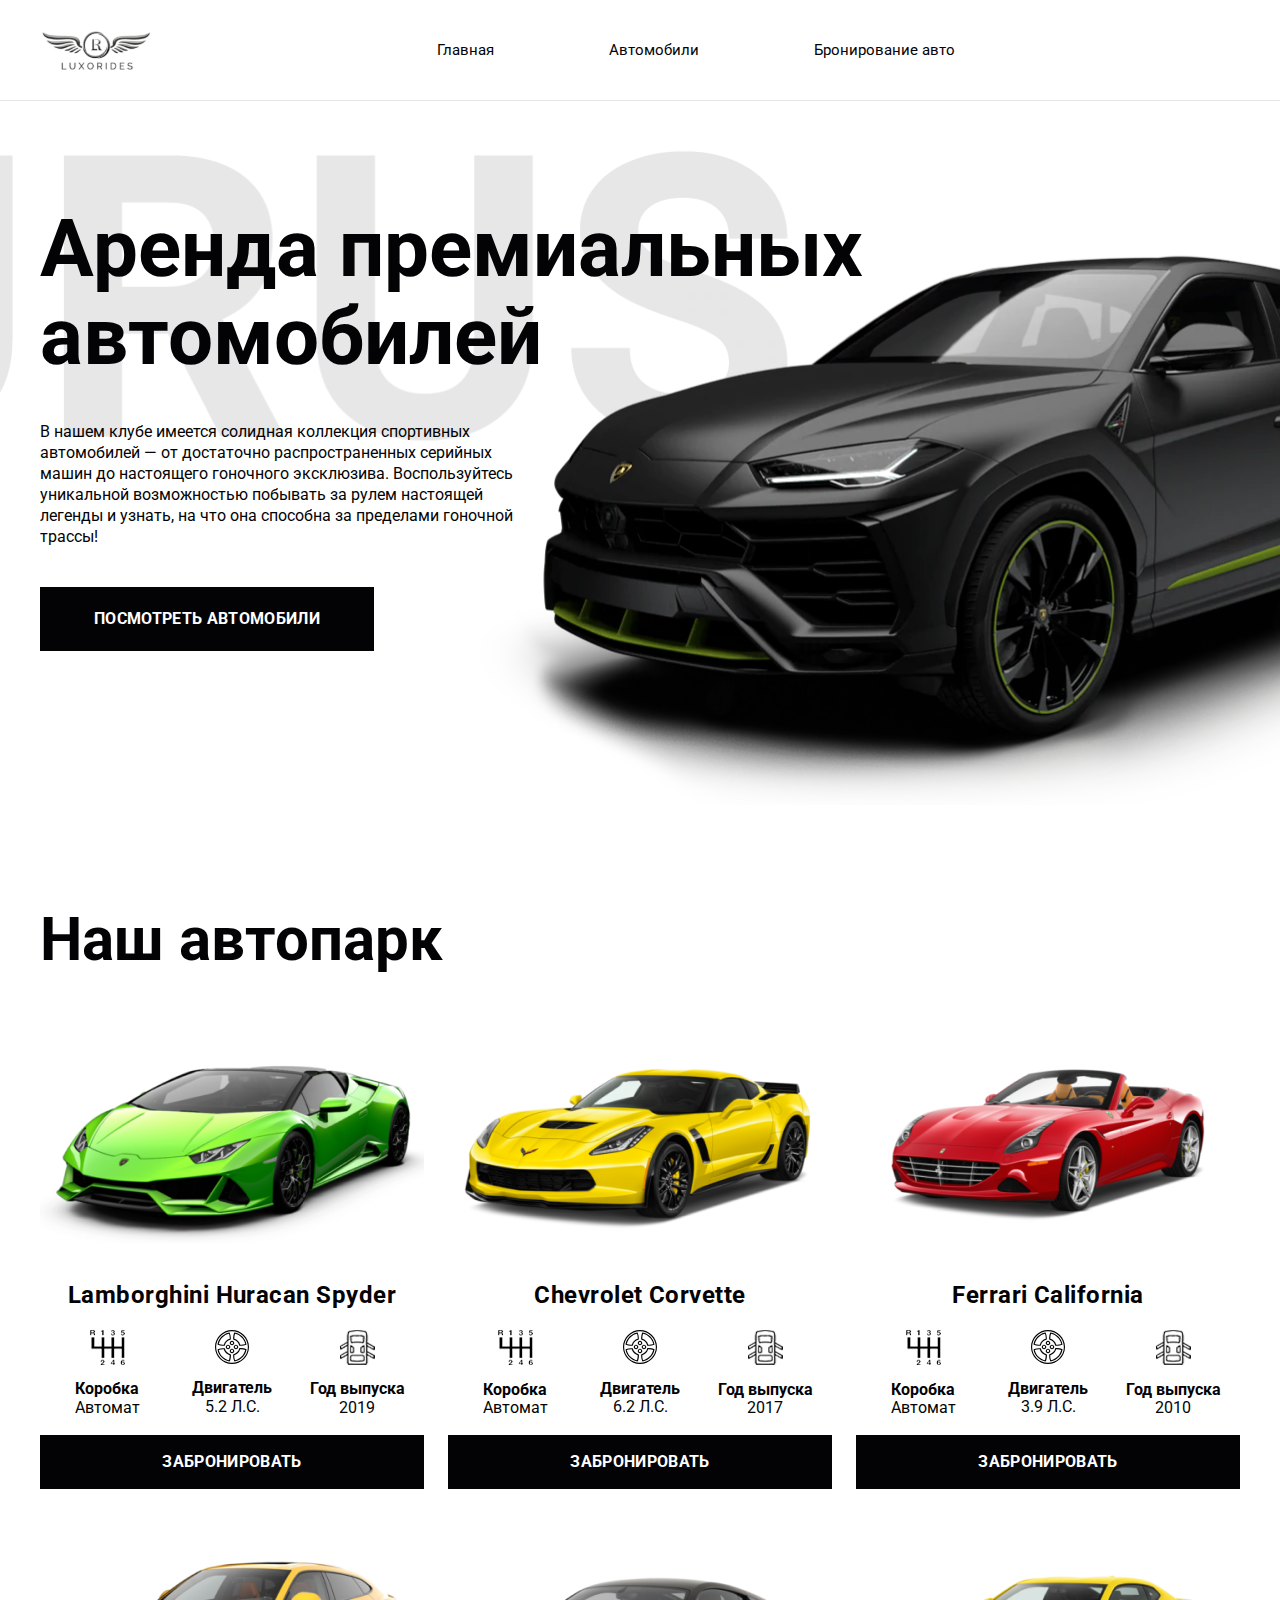
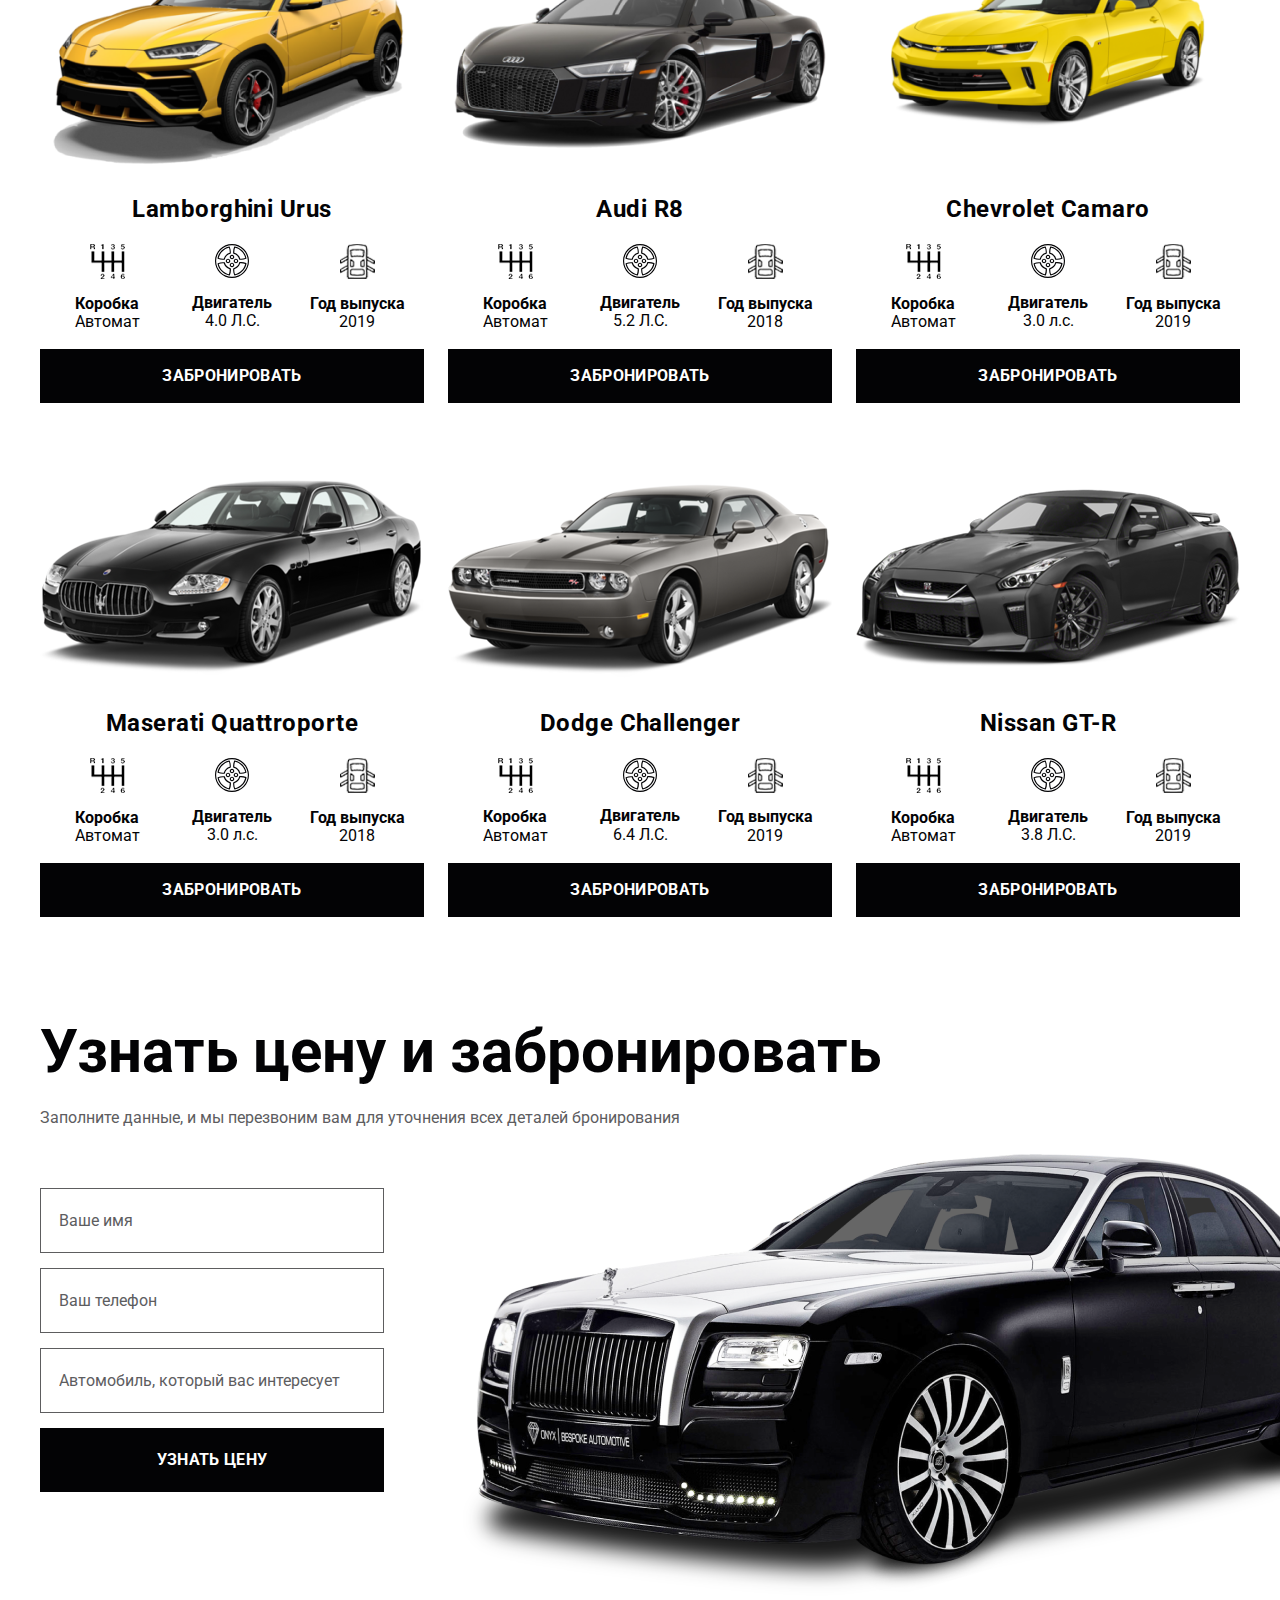
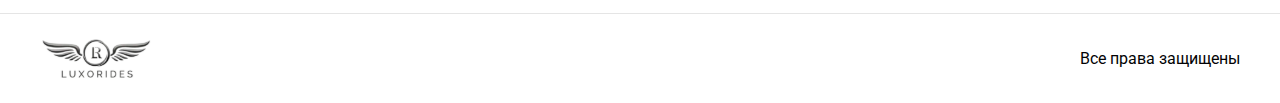
<file: index.html>
<!DOCTYPE html>
<html lang="ru">
<head>
    <meta charset="UTF-8">
    <meta http-equiv="X-UA-Compatible" content="IE=edge">
    <meta name="viewport" content="width=device-width, initial-scale=1.0">
    <title>Аренда премиальных автомобилей</title>
    <link rel="preconnect" href="https://fonts.googleapis.com">
<link rel="preconnect" href="https://fonts.gstatic.com" crossorigin>
<link href="https://fonts.googleapis.com/css2?family=Roboto:wght@400;700&display=swap" rel="stylesheet">
    <link rel="stylesheet" href="css/normolize.css" />
    <link rel="stylesheet" href="css/style.css" />
</head>
<body>
    <header class="header">
        <div class="container">
            <div class="logo">
                <img src="./img/logo.svg" alt="logo">
            </div>
            <nav class="menu">
                <ul>
                    <li class="menu-item">
                        <a href="#" class="menu-link">Главная</a>
                    </li>
                    <li class="menu-item">
                        <a href="#cars" class="menu-link">Автомобили</a>
                    </li>
                    <li class="menu-item">
                        <a href="#price" class="menu-link">Бронирование авто</a>
                    </li>
                </ul>
            </nav>
        </div>
    </header>


    <section class="main">
        <div class="container">
            <h1 class="main-title">
                Аренда премиальных автомобилей
            </h1>
            <div class="main-text">
                В нашем клубе имеется солидная коллекция спортивных автомобилей — от достаточно распространенных серийных машин до настоящего гоночного эксклюзива. Воспользуйтесь уникальной возможностью побывать за рулем настоящей легенды и узнать, на что она способна за пределами гоночной трассы!
            </div>
            <div class="main-action">
                <button class="button" id="main-action">Посмотреть автомобили</button>
            </div>
        </div>
    </section>

    <section class="car" id="cars">
        <div class="container">
            <h2 class="sub-title">Наш автопарк</h2>
            <div class="car-items">
                <div class="car-item">
                    <div class="car-item-image">
                        <img src="./img/1.png" alt="car">
                    </div>
                    <div class="car-item-title">
                        Lamborghini Huracan Spyder
                    </div>
                    <div class="car-item-info">
                        <div class="car-item-point">
                            <img src="./img/transmission.png" alt="gear">
                            <div>Коробка</div>
                            <div>Автомат</div>
                        </div>
                        <div class="car-item-point">
                            <img src="./img/Group.svg" alt="gear">
                            <div>Двигатель</div>
                            <div>5.2 Л.С.</div>
                        </div>
                        <div class="car-item-point">
                            <img src="./img/year.png" alt="gear">
                            <div>Год выпуска</div>
                            <div>2019</div>
                        </div>
                    </div>
                    <div class="car-item-action">
                        <a class="button car-button" href="./links/LHS.html">ЗАбронировать</a>
                    </div>
                    
                </div>
                <div class="car-item">
                    <div class="car-item-image">
                        <img src="./img/2.png" alt="car">
                    </div>
                    <div class="car-item-title">
                        Chevrolet Corvette
                    </div>
                    <div class="car-item-info">
                        <div class="car-item-point">
                            <img src="./img/transmission.png" alt="gear">
                            <div>Коробка</div>
                            <div>Автомат</div>
                        </div>
                        <div class="car-item-point">
                            <img src="./img/Group.svg" alt="gear">
                            <div>Двигатель</div>
                            <div>6.2 Л.С.</div>
                        </div>
                        <div class="car-item-point">
                            <img src="./img/year.png" alt="gear">
                            <div>Год выпуска</div>
                            <div>2017</div>
                        </div>
                    </div>
                    <div class="car-item-action">
                        <a class="button car-button" href="./links/CC.html">ЗАбронировать</a>
                    </div>
                    
                </div>
                <div class="car-item">
                    <div class="car-item-image">
                        <img src="./img/3.png" alt="car">
                    </div>
                    <div class="car-item-title">
                        Ferrari California
                    </div>
                    <div class="car-item-info">
                        <div class="car-item-point">
                            <img src="./img/transmission.png" alt="gear">
                            <div>Коробка</div>
                            <div>Автомат</div>
                        </div>
                        <div class="car-item-point">
                            <img src="./img/Group.svg" alt="gear">
                            <div>Двигатель</div>
                            <div>3.9 Л.С.</div>
                        </div>
                        <div class="car-item-point">
                            <img src="./img/year.png" alt="gear">
                            <div>Год выпуска</div>
                            <div>2010</div>
                        </div>
                    </div>
                    <div class="car-item-action">
                        <a class="button  car-button" href="./links/FC.html">ЗАбронировать</a>
                    </div>
                    
                </div>
                <div class="car-item">
                    <div class="car-item-image">
                        <img src="./img/4.png" alt="car">
                    </div>
                    <div class="car-item-title">
                        Lamborghini Urus
                    </div>
                    <div class="car-item-info">
                        <div class="car-item-point">
                            <img src="./img/transmission.png" alt="gear">
                            <div>Коробка</div>
                            <div>Автомат</div>
                        </div>
                        <div class="car-item-point">
                            <img src="./img/Group.svg" alt="gear">
                            <div>Двигатель</div>
                            <div>4.0 Л.С.</div>
                        </div>
                        <div class="car-item-point">
                            <img src="./img/year.png" alt="gear">
                            <div>Год выпуска</div>
                            <div>2019</div>
                        </div>
                    </div>
                    <div class="car-item-action">
                        <a class="button  car-button" href="./links/LU.html">ЗАбронировать</a>
                    </div>
                    
                </div>
                <div class="car-item">
                    <div class="car-item-image">
                        <img src="./img/5.png" alt="car">
                    </div>
                    <div class="car-item-title">
                        Audi R8
                    </div>
                    <div class="car-item-info">
                        <div class="car-item-point">
                            <img src="./img/transmission.png" alt="gear">
                            <div>Коробка</div>
                            <div>Автомат</div>
                        </div>
                        <div class="car-item-point">
                            <img src="./img/Group.svg" alt="gear">
                            <div>Двигатель</div>
                            <div>5.2 Л.С.</div>
                        </div>
                        <div class="car-item-point">
                            <img src="./img/year.png" alt="gear">
                            <div>Год выпуска</div>
                            <div>2018</div>
                        </div>
                    </div>
                    <div class="car-item-action">
                        <a class="button  car-button" href="./links/AR8.html">ЗАбронировать</a>
                    </div>
                    
                </div>
                <div class="car-item">
                    <div class="car-item-image">
                        <img src="./img/6.png" alt="car">
                    </div>
                    <div class="car-item-title">
                        Chevrolet Camaro
                    </div>
                    <div class="car-item-info">
                        <div class="car-item-point">
                            <img src="./img/transmission.png" alt="gear">
                            <div>Коробка</div>
                            <div>Автомат</div>
                        </div>
                        <div class="car-item-point">
                            <img src="./img/Group.svg" alt="gear">
                            <div>Двигатель</div>
                            <div>3.0 л.с.</div>
                        </div>
                        <div class="car-item-point">
                            <img src="./img/year.png" alt="gear">
                            <div>Год выпуска</div>
                            <div>2019</div>
                        </div>
                    </div>
                    <div class="car-item-action">
                        <a class="button  car-button" href="./links/ChC.html">ЗАбронировать</a>
                    </div>
                    
                </div>
                <div class="car-item">
                    <div class="car-item-image">
                        <img src="./img/7.png" alt="car">
                    </div>
                    <div class="car-item-title">
                        Maserati Quattroporte 
                    </div>
                    <div class="car-item-info">
                        <div class="car-item-point">
                            <img src="./img/transmission.png" alt="gear">
                            <div>Коробка</div>
                            <div>Автомат</div>
                        </div>
                        <div class="car-item-point">
                            <img src="./img/Group.svg" alt="gear">
                            <div>Двигатель</div>
                            <div>3.0 л.с.</div>
                        </div>
                        <div class="car-item-point">
                            <img src="./img/year.png" alt="gear">
                            <div>Год выпуска</div>
                            <div>2018</div>
                        </div>
                    </div>
                    <div class="car-item-action">
                        <a class="button  car-button" href="./links/MQ.html">ЗАбронировать</a>
                    </div>
                    
                </div>
                <div class="car-item">
                    <div class="car-item-image">
                        <img src="./img/8.png" alt="car">
                    </div>
                    <div class="car-item-title">
                        Dodge Challenger 
                    </div>
                    <div class="car-item-info">
                        <div class="car-item-point">
                            <img src="./img/transmission.png" alt="gear">
                            <div>Коробка</div>
                            <div>Автомат</div>
                        </div>
                        <div class="car-item-point">
                            <img src="./img/Group.svg" alt="gear">
                            <div>Двигатель</div>
                            <div>6.4 Л.С.</div>
                        </div>
                        <div class="car-item-point">
                            <img src="./img/year.png" alt="gear">
                            <div>Год выпуска</div>
                            <div>2019</div>
                        </div>
                    </div>
                    <div class="car-item-action">
                        <a class="button  car-button" href="./links/DC.html">ЗАбронировать</a>
                    </div>
                    
                </div>
                <div class="car-item">
                    <div class="car-item-image">
                        <img src="./img/9.png" alt="car">
                    </div>
                    <div class="car-item-title">
                        Nissan GT-R 
                    </div>
                    <div class="car-item-info">
                        <div class="car-item-point">
                            <img src="./img/transmission.png" alt="gear">
                            <div>Коробка</div>
                            <div>Автомат</div>
                        </div>
                        <div class="car-item-point">
                            <img src="./img/Group.svg" alt="gear">
                            <div>Двигатель</div>
                            <div>3.8 Л.С.</div>
                        </div>
                        <div class="car-item-point">
                            <img src="./img/year.png" alt="gear">
                            <div>Год выпуска</div>
                            <div>2019</div>
                        </div>
                    </div>
                    <div class="car-item-action">
                        <a class="button  car-button" href="./links/NG.html">ЗАбронировать</a>
                    </div>
                    
                </div>
            </div>
        </div>
    </section>

    <section class="price" id="price">
        <div class="container">
            <h2 class="sub-title">
                Узнать цену и забронировать
            </h2>
            <div class="price-text">
                Заполните данные, и мы перезвоним вам для уточнения всех деталей бронирования
            </div>
            <form action="" class="price-form">
                <input type="text" class="price-input"  id="name" placeholder="Ваше имя">
                <input type="text" class="price-input"  id="phone" placeholder="Ваш телефон">
                <input type="text" class="price-input"  id="car" placeholder="Автомобиль, который вас интересует">
                <button class="button" id="price-button" type="button">
                    Узнать цену
                </button>
                <img class="price-img" src="./img/rolls.png" alt="rolls">
            </form>
        </div>
    </section>


    <footer class="footer">
        <div class="container">
            <div class="logo">
                <img src="./img/logo.svg" alt="logo">
            </div>
            <div class="rights">
                Все права защищены
            </div>
        </div>
    </footer>
    
    <script src="js/main.js"></script>
</body>
</html>
</file>
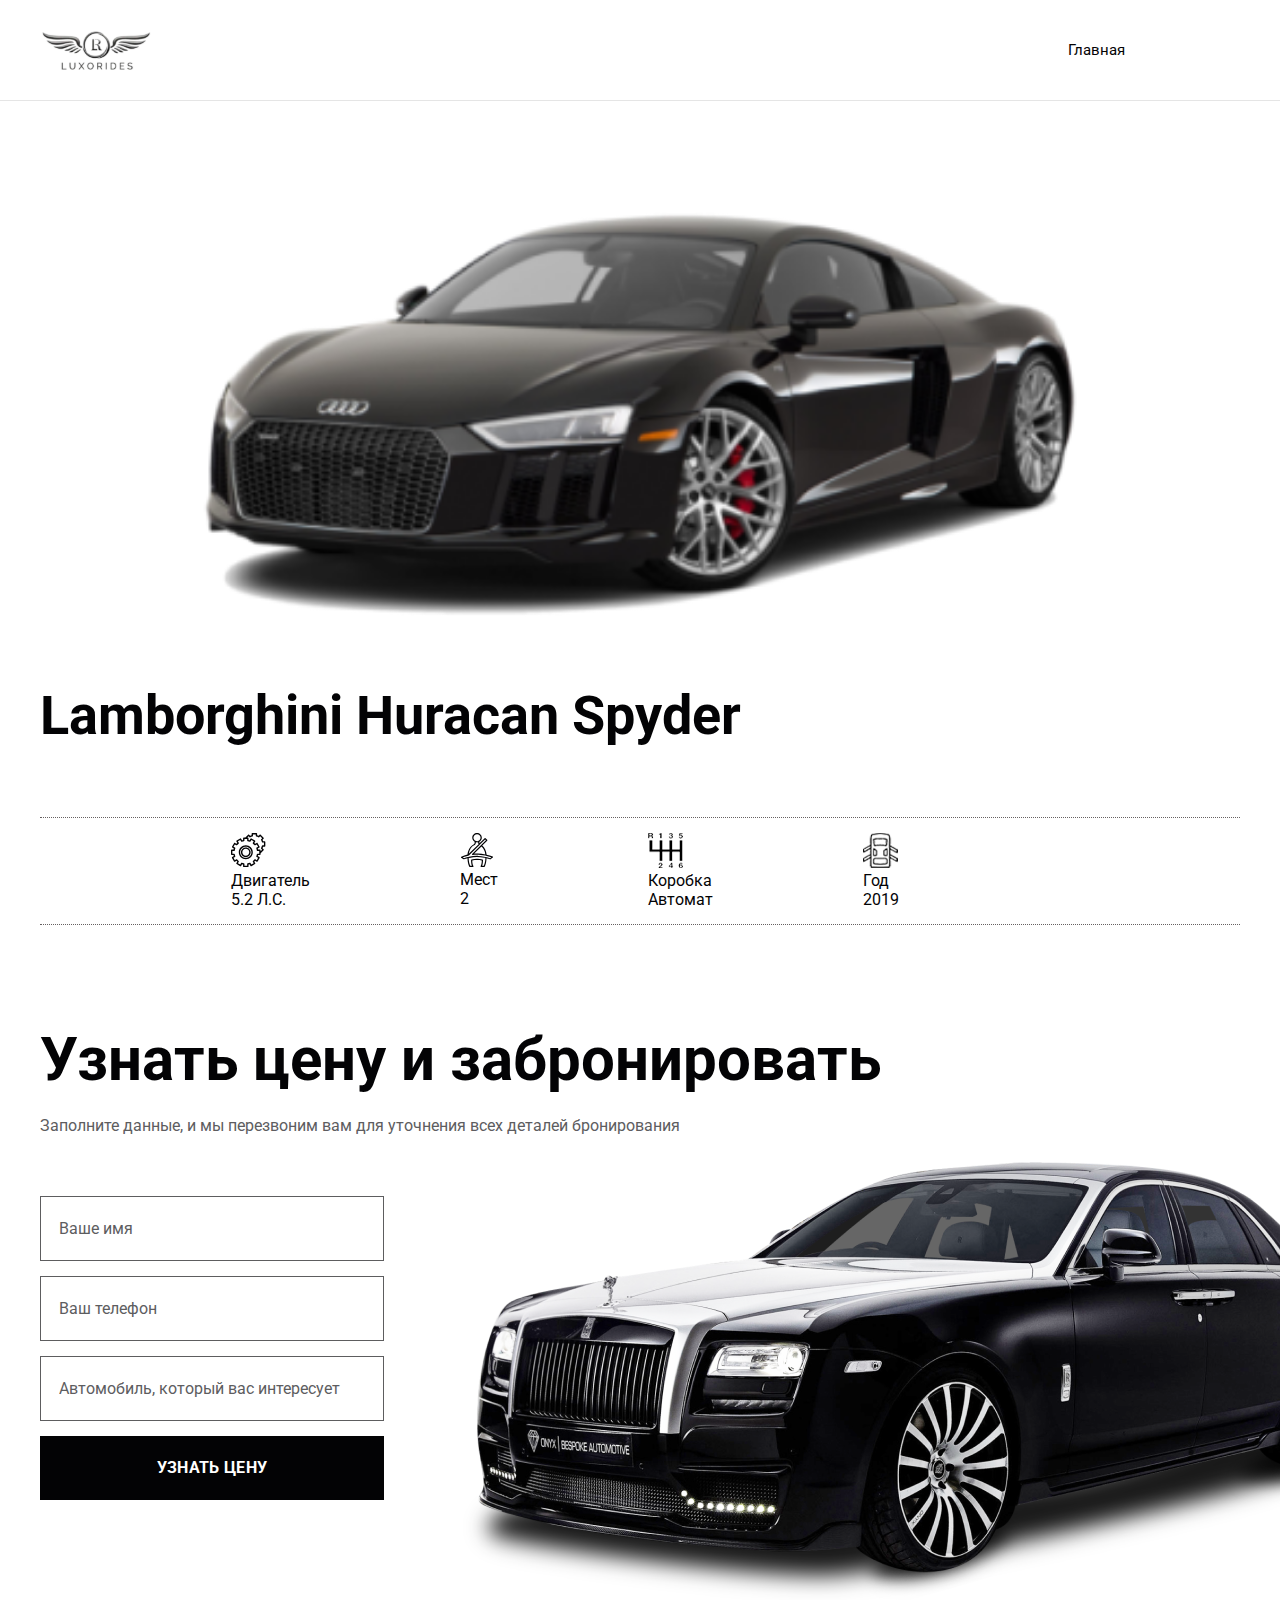
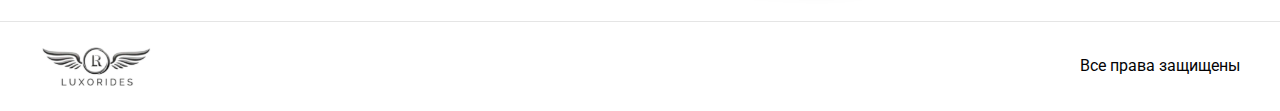
<file: links/AR8.html>
<!DOCTYPE html>
<html lang="ru">
<head>
    <meta charset="UTF-8">
    <meta http-equiv="X-UA-Compatible" content="IE=edge">
    <meta name="viewport" content="width=device-width, initial-scale=1.0">
    <title>Аренда премиальных автомобилей</title>
    <link rel="preconnect" href="https://fonts.googleapis.com">
<link rel="preconnect" href="https://fonts.gstatic.com" crossorigin>
<link href="https://fonts.googleapis.com/css2?family=Roboto:wght@400;700&display=swap" rel="stylesheet">
    <link rel="stylesheet" href="../css/normolize.css" />
    <link rel="stylesheet" href="../css/style.css" />
    <link rel="stylesheet" href="../css/cards.css" />
</head>
<body>
    <header class="header">
        <div class="container">
            <div class="logo">
                <img src="../img/logo.svg" alt="logo">
            </div>
            <nav class="menu">
                <ul>
                    <li class="menu-item">
                        <a href="../index.html" class="menu-link">Главная</a>
                    </li>
                </ul>
            </nav>
        </div>
    </header>
    <section class="car">
        <div class="container">
            <div class="car-img">
                <img src="../img/5.png" alt="">
            </div>
            <h1 class="car-title">Lamborghini Huracan Spyder</h1>
            <div class="car-info">
                <div class="car-info-point">
                    <img src="../img/gear.svg" alt="">
                    <div>Двигатель</div>
                    <div>5.2 Л.С.</div>
                </div>
                <div class="car-info-point">
                    <img src="../img/belt.svg" alt="">
                    <div>Мест</div>
                    <div>2</div>
                </div>
                
                <div class="car-info-point">
                    <img src="../img/transmission.png" alt="">
                    <div>Коробка</div>
                    <div>Автомат</div>
                </div>
                <div class="car-info-point">
                    <img src="../img/year.png" alt="">
                    <div>Год</div>
                    <div>2019</div>
                </div>
            </div>
        </div>
    </section>
    <section class="price" id="price">
        <div class="container">
            <h2 class="sub-title">
                Узнать цену и забронировать
            </h2>
            <div class="price-text">
                Заполните данные, и мы перезвоним вам для уточнения всех деталей бронирования
            </div>
            <form action="" class="price-form">
                <input type="text" class="price-input"  id="name" placeholder="Ваше имя">
                <input type="text" class="price-input"  id="phone" placeholder="Ваш телефон">
                <input type="text" class="price-input"  id="car" placeholder="Автомобиль, который вас интересует">
                <button class="button" id="price-button" type="button">
                    Узнать цену
                </button>
                <img class="price-img" src="../img/rolls.png" alt="rolls">
            </form>
        </div>
    </section>


    <footer class="footer">
        <div class="container">
            <div class="logo">
                <img src="../img/logo.svg" alt="logo">
            </div>
            <div class="rights">
                Все права защищены
            </div>
        </div>
    </footer>
    <script src="../js/script.js"></script>
</body>
</html>
</file>
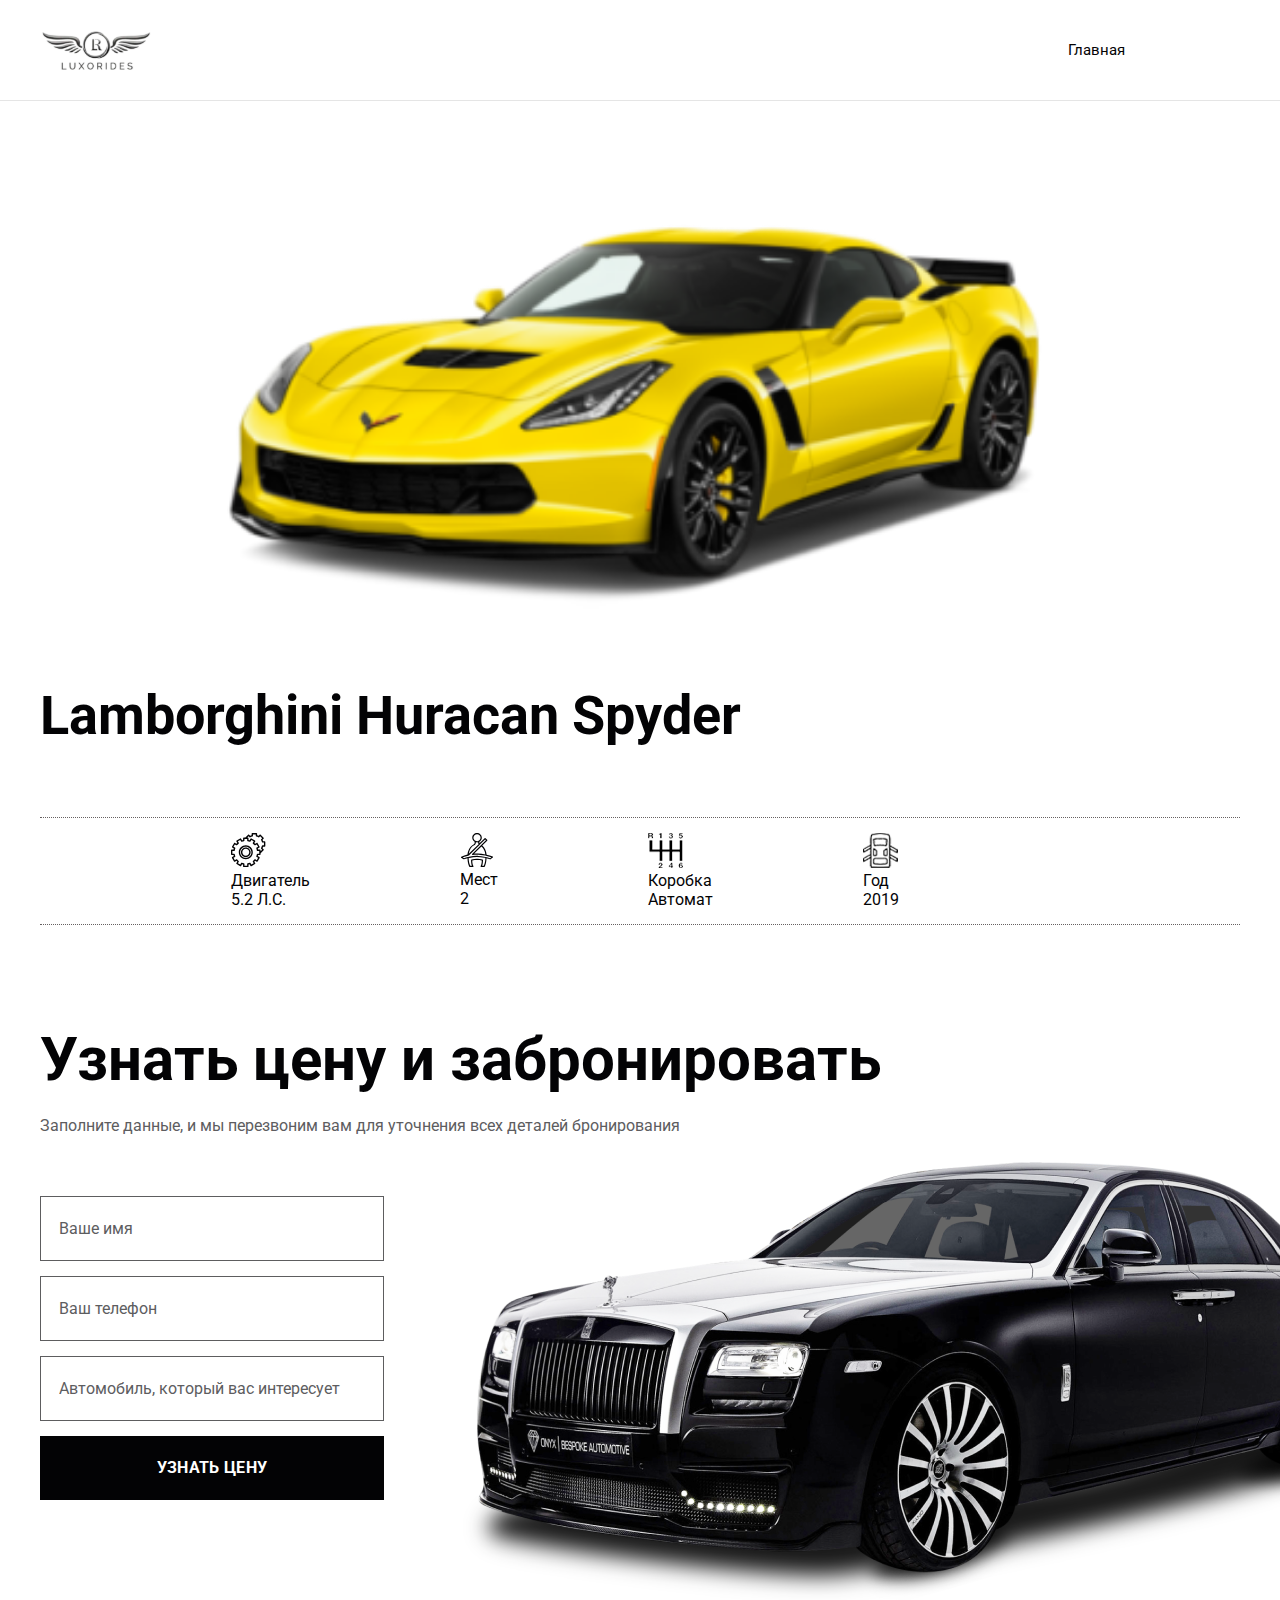
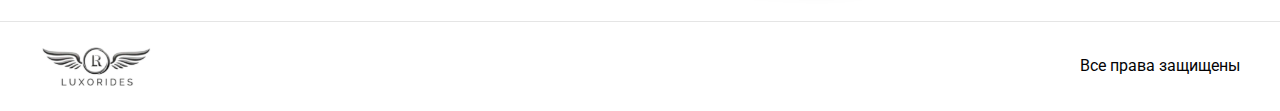
<file: links/CC.html>
<!DOCTYPE html>
<html lang="ru">
<head>
    <meta charset="UTF-8">
    <meta http-equiv="X-UA-Compatible" content="IE=edge">
    <meta name="viewport" content="width=device-width, initial-scale=1.0">
    <title>Аренда премиальных автомобилей</title>
    <link rel="preconnect" href="https://fonts.googleapis.com">
<link rel="preconnect" href="https://fonts.gstatic.com" crossorigin>
<link href="https://fonts.googleapis.com/css2?family=Roboto:wght@400;700&display=swap" rel="stylesheet">
    <link rel="stylesheet" href="../css/normolize.css" />
    <link rel="stylesheet" href="../css/style.css" />
    <link rel="stylesheet" href="../css/cards.css" />
</head>
<body>
    <header class="header">
        <div class="container">
            <div class="logo">
                <img src="../img/logo.svg" alt="logo">
            </div>
            <nav class="menu">
                <ul>
                    <li class="menu-item">
                        <a href="../index.html" class="menu-link">Главная</a>
                    </li>
                </ul>
            </nav>
        </div>
    </header>
    <section class="car">
        <div class="container">
            <div class="car-img">
                <img src="../img/2.png" alt="">
            </div>
            <h1 class="car-title">Lamborghini Huracan Spyder</h1>
            <div class="car-info">
                <div class="car-info-point">
                    <img src="../img/gear.svg" alt="">
                    <div>Двигатель</div>
                    <div>5.2 Л.С.</div>
                </div>
                <div class="car-info-point">
                    <img src="../img/belt.svg" alt="">
                    <div>Мест</div>
                    <div>2</div>
                </div>
                
                <div class="car-info-point">
                    <img src="../img/transmission.png" alt="">
                    <div>Коробка</div>
                    <div>Автомат</div>
                </div>
                <div class="car-info-point">
                    <img src="../img/year.png" alt="">
                    <div>Год</div>
                    <div>2019</div>
                </div>
            </div>
        </div>
    </section>
    <section class="price" id="price">
        <div class="container">
            <h2 class="sub-title">
                Узнать цену и забронировать
            </h2>
            <div class="price-text">
                Заполните данные, и мы перезвоним вам для уточнения всех деталей бронирования
            </div>
            <form action="" class="price-form">
                <input type="text" class="price-input"  id="name" placeholder="Ваше имя">
                <input type="text" class="price-input"  id="phone" placeholder="Ваш телефон">
                <input type="text" class="price-input"  id="car" placeholder="Автомобиль, который вас интересует">
                <button class="button" id="price-button" type="button">
                    Узнать цену
                </button>
                <img class="price-img" src="../img/rolls.png" alt="rolls">
            </form>
        </div>
    </section>


    <footer class="footer">
        <div class="container">
            <div class="logo">
                <img src="../img/logo.svg" alt="logo">
            </div>
            <div class="rights">
                Все права защищены
            </div>
        </div>
    </footer>
    <script src="../js/script.js"></script>
</body>
</html>
</file>
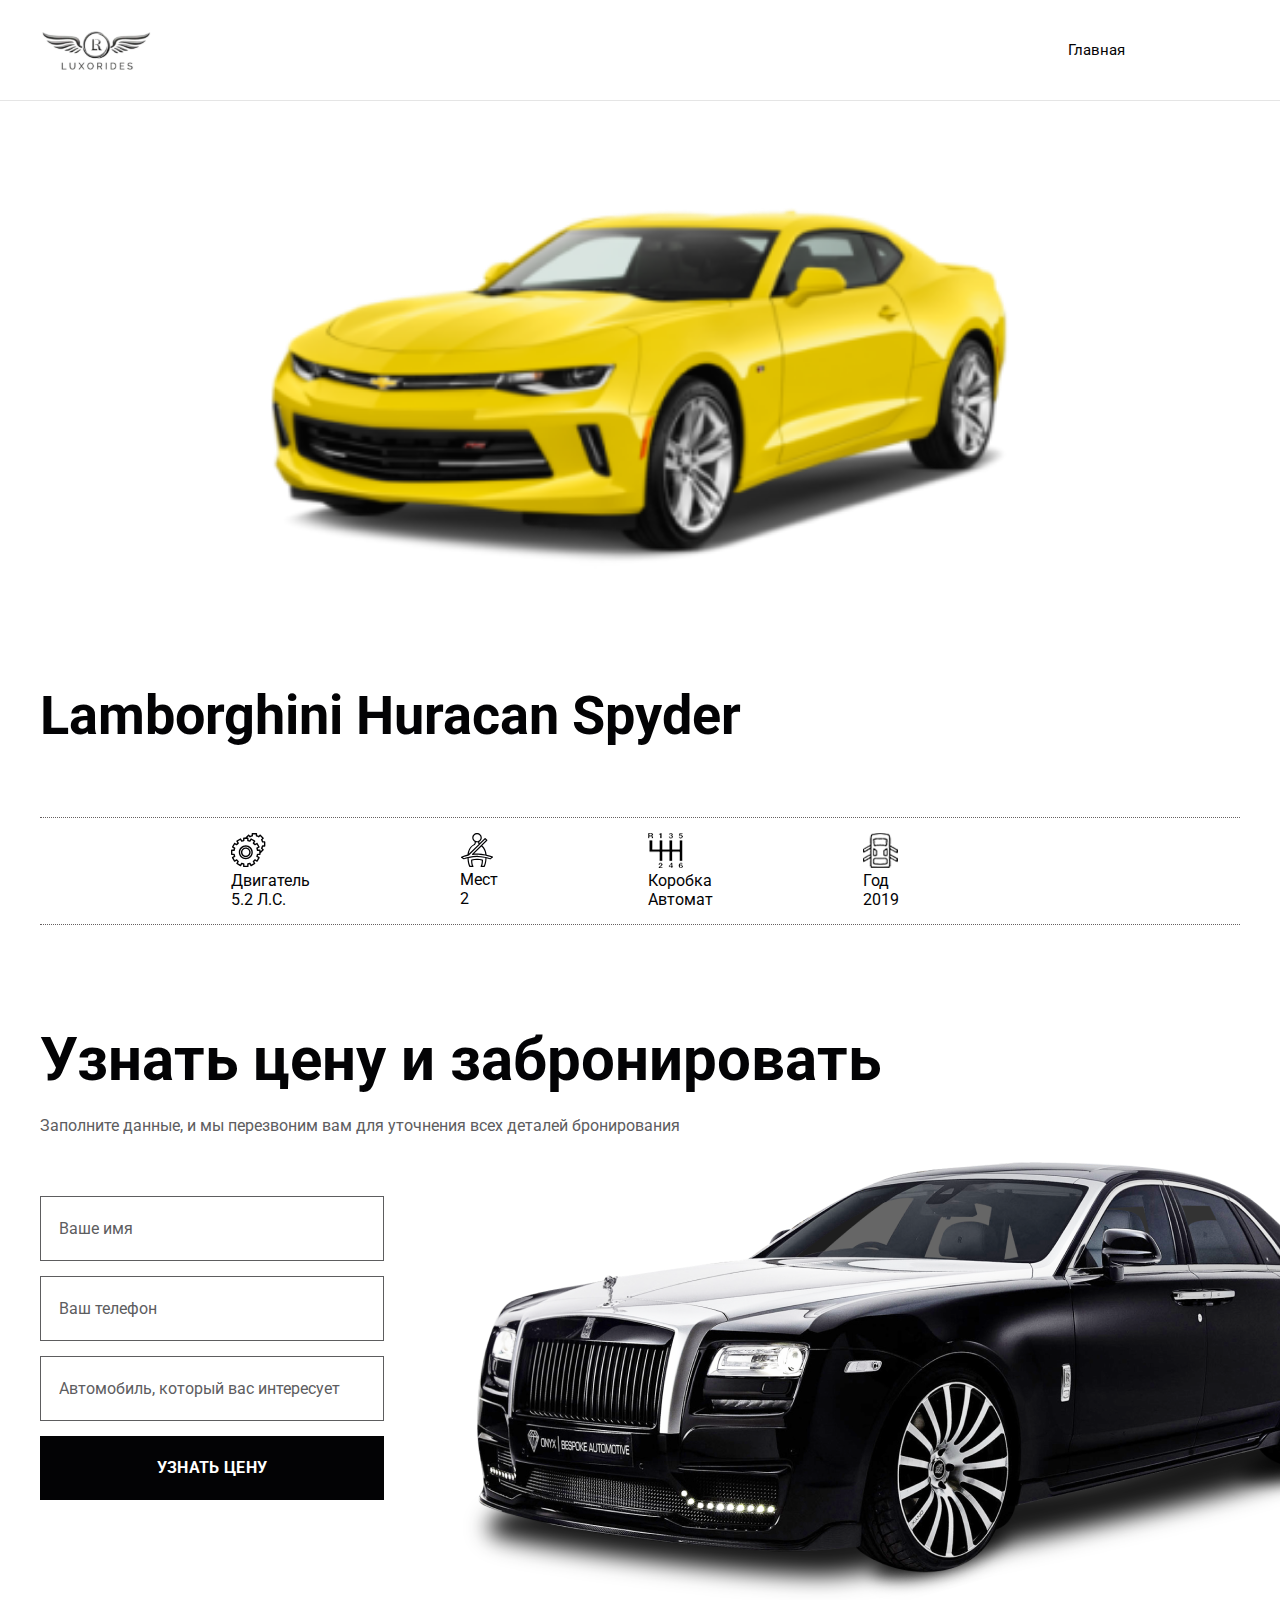
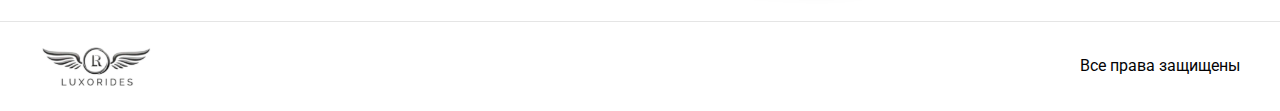
<file: links/ChC.html>
<!DOCTYPE html>
<html lang="ru">
<head>
    <meta charset="UTF-8">
    <meta http-equiv="X-UA-Compatible" content="IE=edge">
    <meta name="viewport" content="width=device-width, initial-scale=1.0">
    <title>Аренда премиальных автомобилей</title>
    <link rel="preconnect" href="https://fonts.googleapis.com">
<link rel="preconnect" href="https://fonts.gstatic.com" crossorigin>
<link href="https://fonts.googleapis.com/css2?family=Roboto:wght@400;700&display=swap" rel="stylesheet">
    <link rel="stylesheet" href="../css/normolize.css" />
    <link rel="stylesheet" href="../css/style.css" />
    <link rel="stylesheet" href="../css/cards.css" />
</head>
<body>
    <header class="header">
        <div class="container">
            <div class="logo">
                <img src="../img/logo.svg" alt="logo">
            </div>
            <nav class="menu">
                <ul>
                    <li class="menu-item">
                        <a href="../index.html" class="menu-link">Главная</a>
                    </li>
                </ul>
            </nav>
        </div>
    </header>
    <section class="car">
        <div class="container">
            <div class="car-img">
                <img src="../img/6.png" alt="">
            </div>
            <h1 class="car-title">Lamborghini Huracan Spyder</h1>
            <div class="car-info">
                <div class="car-info-point">
                    <img src="../img/gear.svg" alt="">
                    <div>Двигатель</div>
                    <div>5.2 Л.С.</div>
                </div>
                <div class="car-info-point">
                    <img src="../img/belt.svg" alt="">
                    <div>Мест</div>
                    <div>2</div>
                </div>
                
                <div class="car-info-point">
                    <img src="../img/transmission.png" alt="">
                    <div>Коробка</div>
                    <div>Автомат</div>
                </div>
                <div class="car-info-point">
                    <img src="../img/year.png" alt="">
                    <div>Год</div>
                    <div>2019</div>
                </div>
            </div>
        </div>
    </section>
    <section class="price" id="price">
        <div class="container">
            <h2 class="sub-title">
                Узнать цену и забронировать
            </h2>
            <div class="price-text">
                Заполните данные, и мы перезвоним вам для уточнения всех деталей бронирования
            </div>
            <form action="" class="price-form">
                <input type="text" class="price-input"  id="name" placeholder="Ваше имя">
                <input type="text" class="price-input"  id="phone" placeholder="Ваш телефон">
                <input type="text" class="price-input"  id="car" placeholder="Автомобиль, который вас интересует">
                <button class="button" id="price-button" type="button">
                    Узнать цену
                </button>
                <img class="price-img" src="../img/rolls.png" alt="rolls">
            </form>
        </div>
    </section>


    <footer class="footer">
        <div class="container">
            <div class="logo">
                <img src="../img/logo.svg" alt="logo">
            </div>
            <div class="rights">
                Все права защищены
            </div>
        </div>
    </footer>
    <script src="../js/script.js"></script>
</body>
</html>
</file>
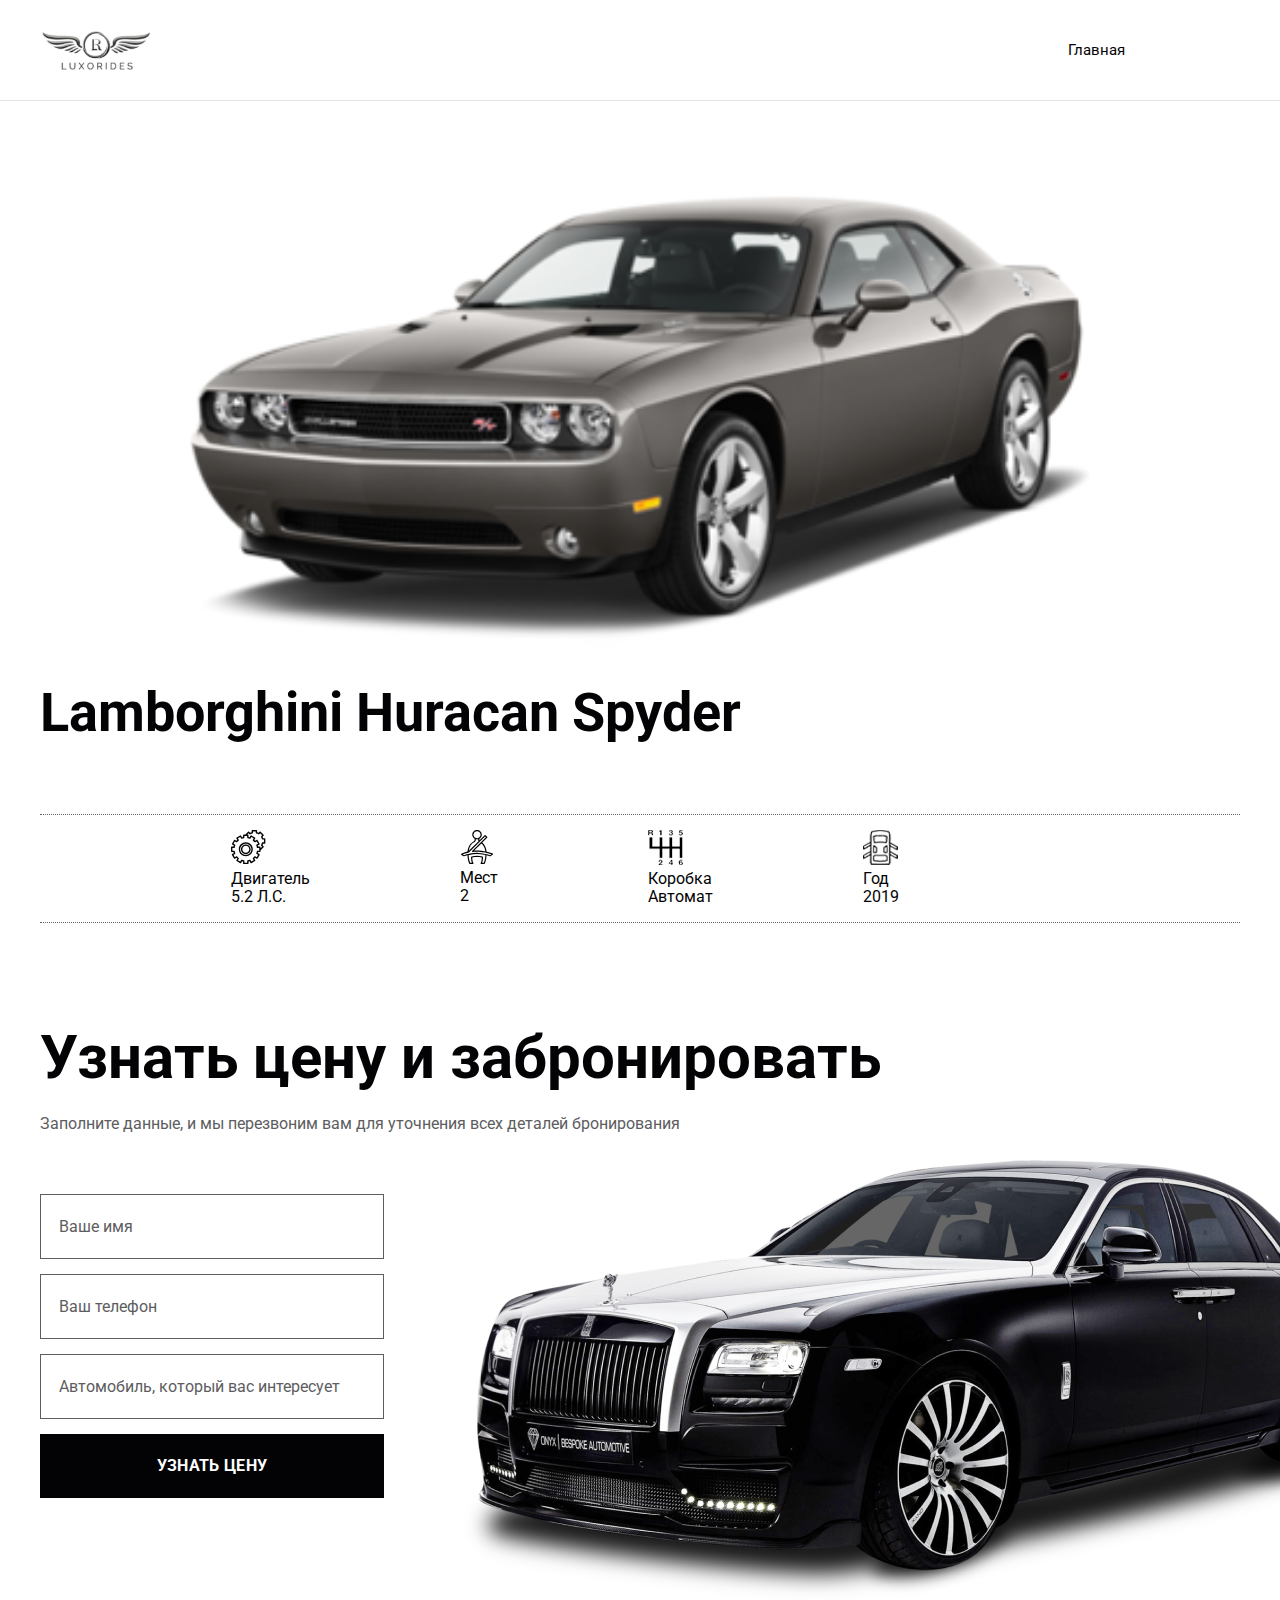
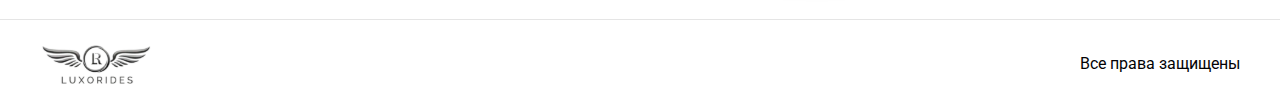
<file: links/DC.html>
<!DOCTYPE html>
<html lang="ru">
<head>
    <meta charset="UTF-8">
    <meta http-equiv="X-UA-Compatible" content="IE=edge">
    <meta name="viewport" content="width=device-width, initial-scale=1.0">
    <title>Аренда премиальных автомобилей</title>
    <link rel="preconnect" href="https://fonts.googleapis.com">
<link rel="preconnect" href="https://fonts.gstatic.com" crossorigin>
<link href="https://fonts.googleapis.com/css2?family=Roboto:wght@400;700&display=swap" rel="stylesheet">
    <link rel="stylesheet" href="../css/normolize.css" />
    <link rel="stylesheet" href="../css/style.css" />
    <link rel="stylesheet" href="../css/cards.css" />
</head>
<body>
    <header class="header">
        <div class="container">
            <div class="logo">
                <img src="../img/logo.svg" alt="logo">
            </div>
            <nav class="menu">
                <ul>
                    <li class="menu-item">
                        <a href="../index.html" class="menu-link">Главная</a>
                    </li>
                </ul>
            </nav>
        </div>
    </header>
    <section class="car">
        <div class="container">
            <div class="car-img">
                <img src="../img/8.png" alt="">
            </div>
            <h1 class="car-title">Lamborghini Huracan Spyder</h1>
            <div class="car-info">
                <div class="car-info-point">
                    <img src="../img/gear.svg" alt="">
                    <div>Двигатель</div>
                    <div>5.2 Л.С.</div>
                </div>
                <div class="car-info-point">
                    <img src="../img/belt.svg" alt="">
                    <div>Мест</div>
                    <div>2</div>
                </div>
                
                <div class="car-info-point">
                    <img src="../img/transmission.png" alt="">
                    <div>Коробка</div>
                    <div>Автомат</div>
                </div>
                <div class="car-info-point">
                    <img src="../img/year.png" alt="">
                    <div>Год</div>
                    <div>2019</div>
                </div>
            </div>
        </div>
    </section>
    <section class="price" id="price">
        <div class="container">
            <h2 class="sub-title">
                Узнать цену и забронировать
            </h2>
            <div class="price-text">
                Заполните данные, и мы перезвоним вам для уточнения всех деталей бронирования
            </div>
            <form action="" class="price-form">
                <input type="text" class="price-input"  id="name" placeholder="Ваше имя">
                <input type="text" class="price-input"  id="phone" placeholder="Ваш телефон">
                <input type="text" class="price-input"  id="car" placeholder="Автомобиль, который вас интересует">
                <button class="button" id="price-button" type="button">
                    Узнать цену
                </button>
                <img class="price-img" src="../img/rolls.png" alt="rolls">
            </form>
        </div>
    </section>


    <footer class="footer">
        <div class="container">
            <div class="logo">
                <img src="../img/logo.svg" alt="logo">
            </div>
            <div class="rights">
                Все права защищены
            </div>
        </div>
    </footer>
    <script src="../js/script.js"></script>
</body>
</html>
</file>
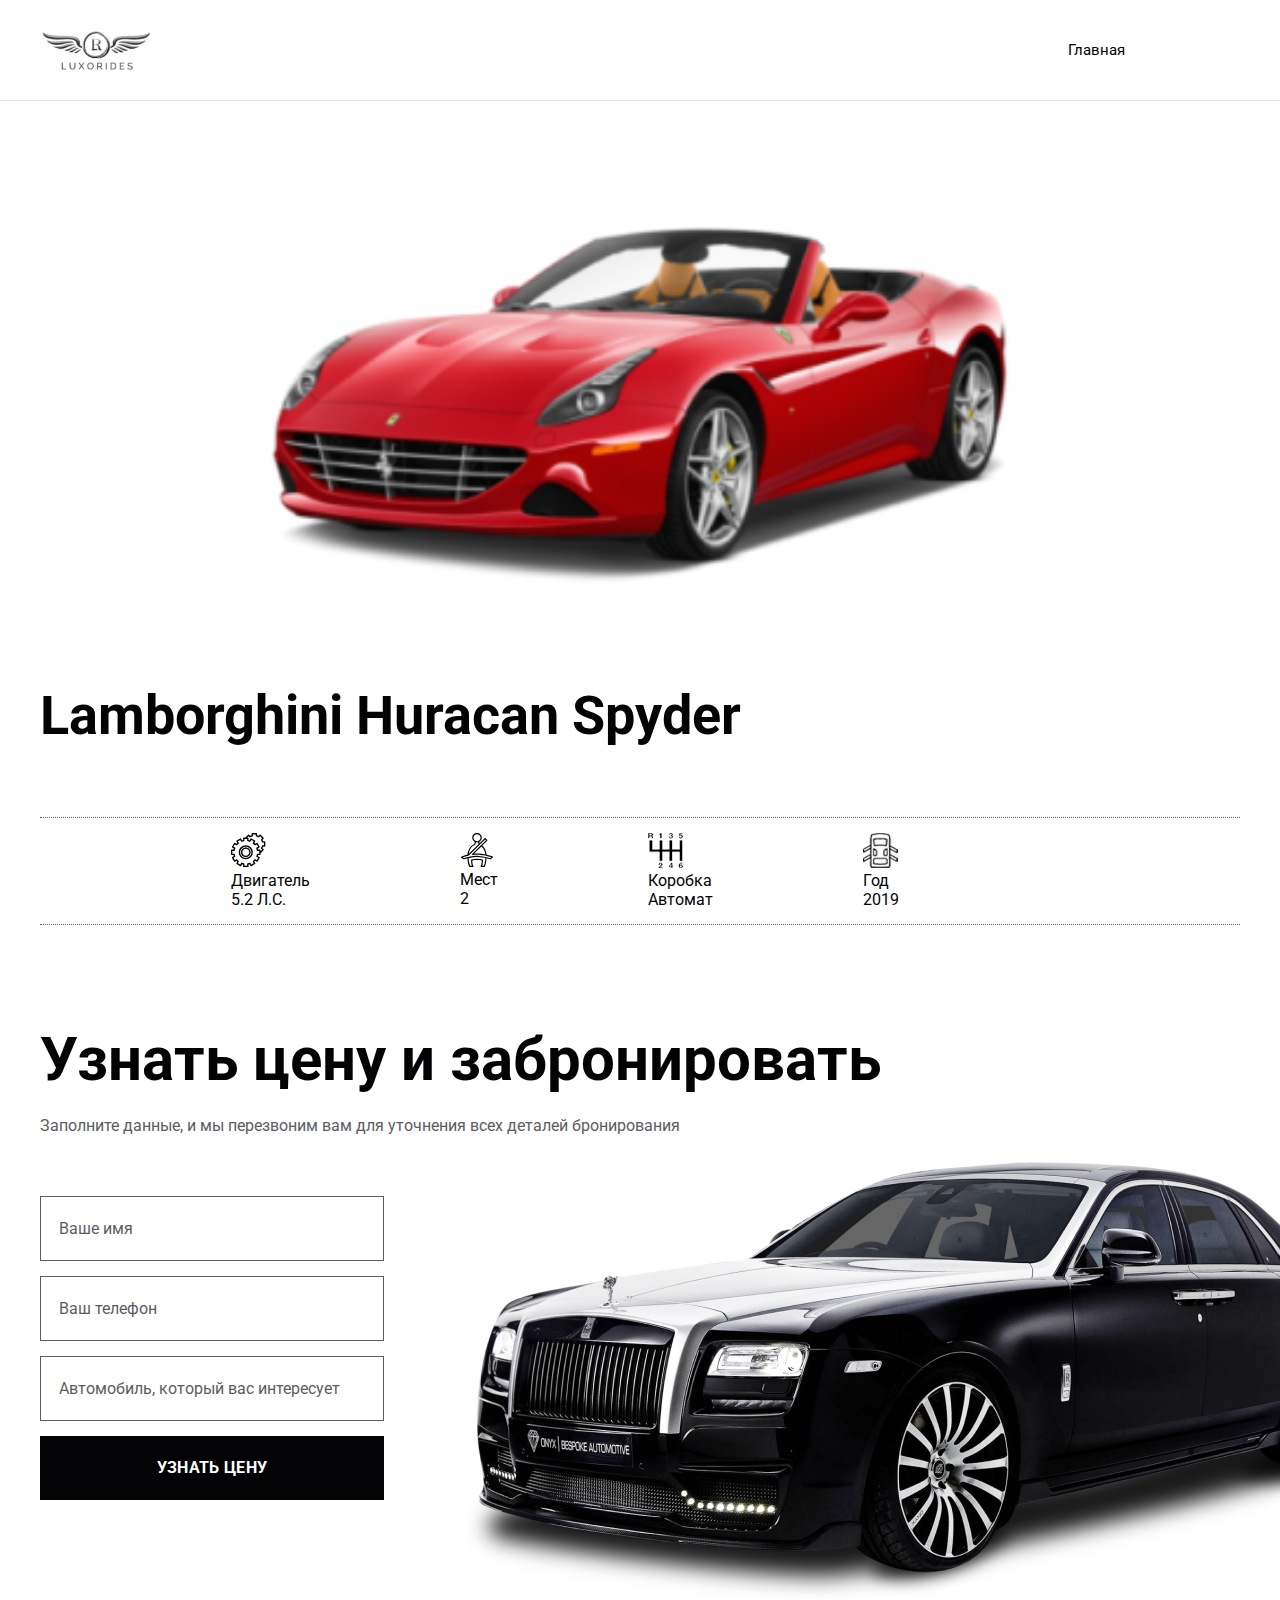
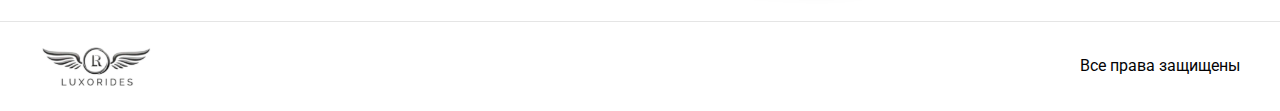
<file: links/FC.html>
<!DOCTYPE html>
<html lang="ru">
<head>
    <meta charset="UTF-8">
    <meta http-equiv="X-UA-Compatible" content="IE=edge">
    <meta name="viewport" content="width=device-width, initial-scale=1.0">
    <title>Аренда премиальных автомобилей</title>
    <link rel="preconnect" href="https://fonts.googleapis.com">
<link rel="preconnect" href="https://fonts.gstatic.com" crossorigin>
<link href="https://fonts.googleapis.com/css2?family=Roboto:wght@400;700&display=swap" rel="stylesheet">
    <link rel="stylesheet" href="../css/normolize.css" />
    <link rel="stylesheet" href="../css/style.css" />
    <link rel="stylesheet" href="../css/cards.css" />
</head>
<body>
    <header class="header">
        <div class="container">
            <div class="logo">
                <img src="../img/logo.svg" alt="logo">
            </div>
            <nav class="menu">
                <ul>
                    <li class="menu-item">
                        <a href="../index.html" class="menu-link">Главная</a>
                    </li>
                </ul>
            </nav>
        </div>
    </header>
    <section class="car">
        <div class="container">
            <div class="car-img">
                <img src="../img/3.png" alt="">
            </div>
            <h1 class="car-title">Lamborghini Huracan Spyder</h1>
            <div class="car-info">
                <div class="car-info-point">
                    <img src="../img/gear.svg" alt="">
                    <div>Двигатель</div>
                    <div>5.2 Л.С.</div>
                </div>
                <div class="car-info-point">
                    <img src="../img/belt.svg" alt="">
                    <div>Мест</div>
                    <div>2</div>
                </div>
                
                <div class="car-info-point">
                    <img src="../img/transmission.png" alt="">
                    <div>Коробка</div>
                    <div>Автомат</div>
                </div>
                <div class="car-info-point">
                    <img src="../img/year.png" alt="">
                    <div>Год</div>
                    <div>2019</div>
                </div>
            </div>
        </div>
    </section>
    <section class="price" id="price">
        <div class="container">
            <h2 class="sub-title">
                Узнать цену и забронировать
            </h2>
            <div class="price-text">
                Заполните данные, и мы перезвоним вам для уточнения всех деталей бронирования
            </div>
            <form action="" class="price-form">
                <input type="text" class="price-input"  id="name" placeholder="Ваше имя">
                <input type="text" class="price-input"  id="phone" placeholder="Ваш телефон">
                <input type="text" class="price-input"  id="car" placeholder="Автомобиль, который вас интересует">
                <button class="button" id="price-button" type="button">
                    Узнать цену
                </button>
                <img class="price-img" src="../img/rolls.png" alt="rolls">
            </form>
        </div>
    </section>


    <footer class="footer">
        <div class="container">
            <div class="logo">
                <img src="../img/logo.svg" alt="logo">
            </div>
            <div class="rights">
                Все права защищены
            </div>
        </div>
    </footer>
    <script src="../js/script.js"></script>
</body>
</html>
</file>
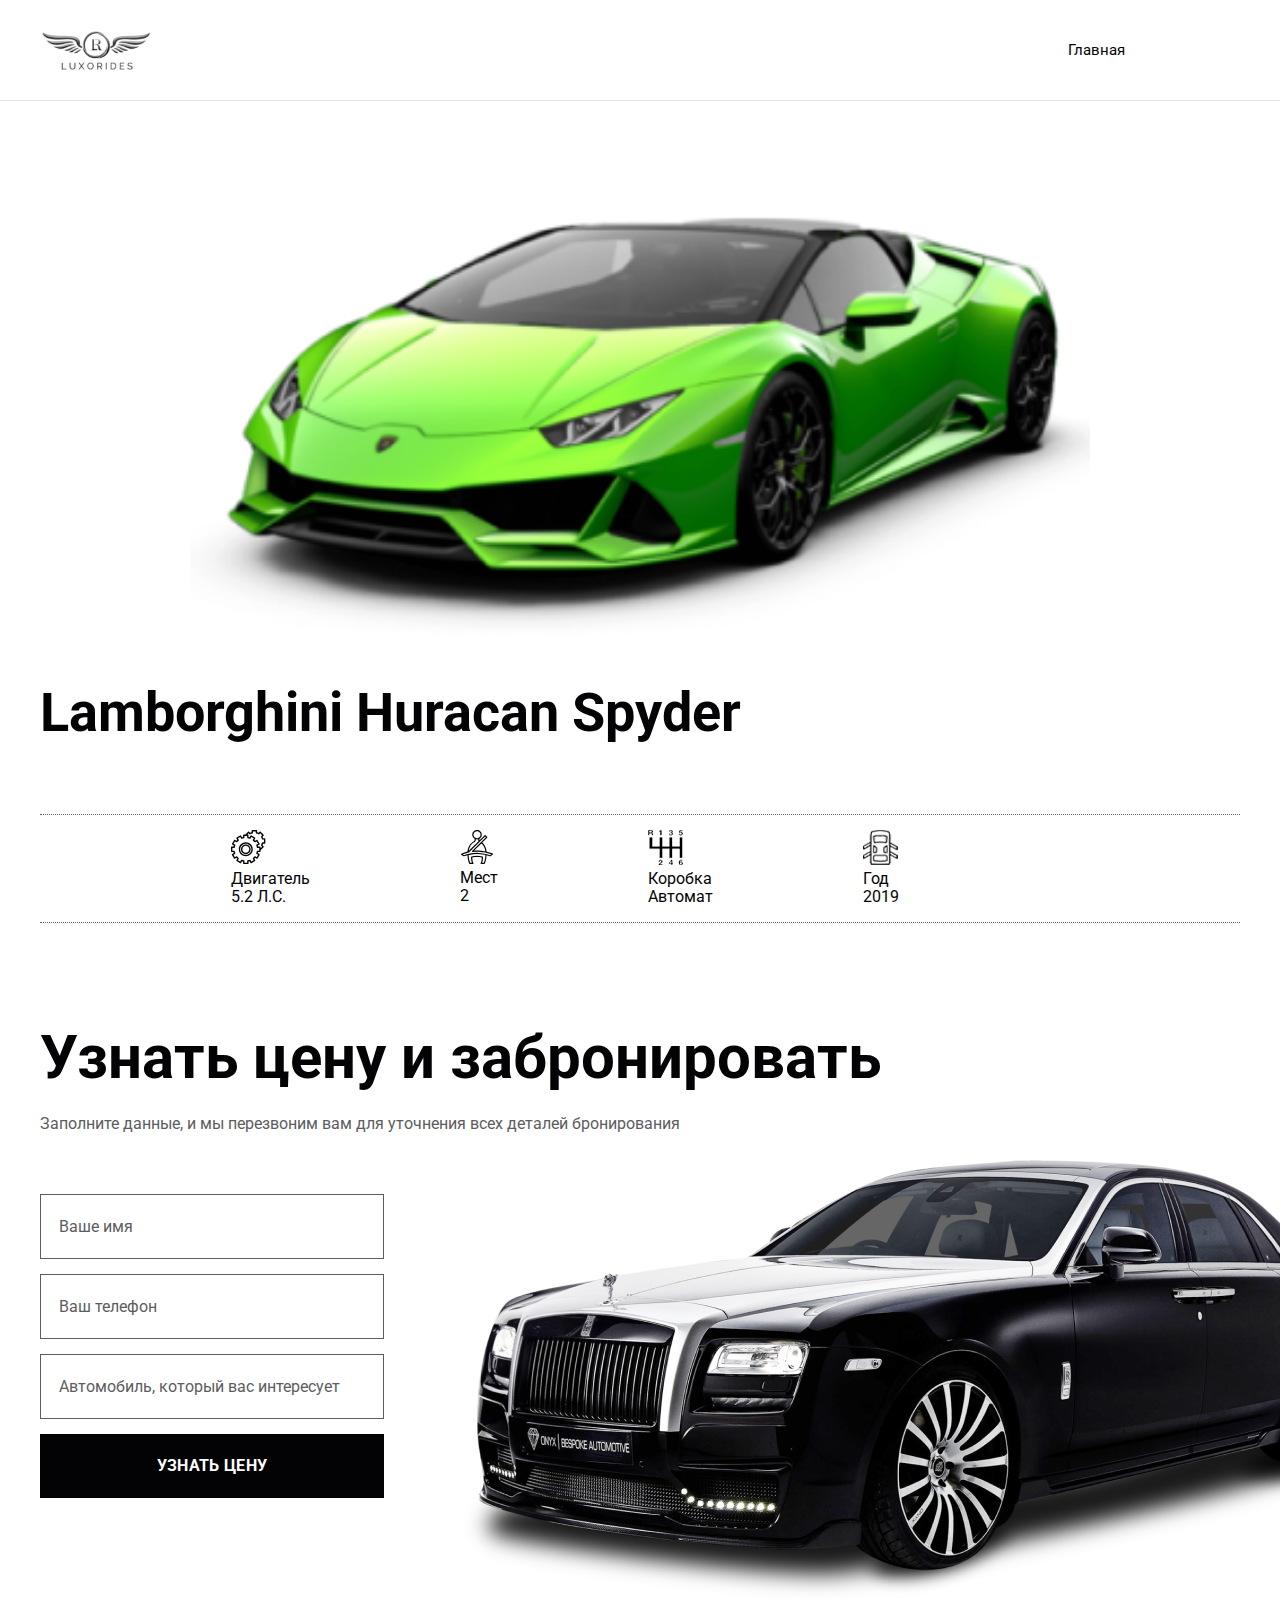
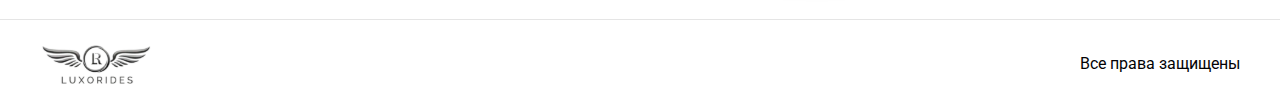
<file: links/LHS.html>
<!DOCTYPE html>
<html lang="ru">
<head>
    <meta charset="UTF-8">
    <meta http-equiv="X-UA-Compatible" content="IE=edge">
    <meta name="viewport" content="width=device-width, initial-scale=1.0">
    <title>Аренда премиальных автомобилей</title>
    <link rel="preconnect" href="https://fonts.googleapis.com">
<link rel="preconnect" href="https://fonts.gstatic.com" crossorigin>
<link href="https://fonts.googleapis.com/css2?family=Roboto:wght@400;700&display=swap" rel="stylesheet">
    <link rel="stylesheet" href="../css/normolize.css" />
    <link rel="stylesheet" href="../css/style.css" />
    <link rel="stylesheet" href="../css/cards.css" />
</head>
<body>
    <header class="header">
        <div class="container">
            <div class="logo">
                <img src="../img/logo.svg" alt="logo">
            </div>
            <nav class="menu">
                <ul>
                    <li class="menu-item">
                        <a href="../index.html" class="menu-link">Главная</a>
                    </li>
                </ul>
            </nav>
        </div>
    </header>
    <section class="car">
        <div class="container">
            <div class="car-img">
                <img src="../img/1.png" alt="">
            </div>
            <h1 class="car-title">Lamborghini Huracan Spyder</h1>
            <div class="car-info">
                <div class="car-info-point">
                    <img src="../img/gear.svg" alt="">
                    <div>Двигатель</div>
                    <div>5.2 Л.С.</div>
                </div>
                <div class="car-info-point">
                    <img src="../img/belt.svg" alt="">
                    <div>Мест</div>
                    <div>2</div>
                </div>
                
                <div class="car-info-point">
                    <img src="../img/transmission.png" alt="">
                    <div>Коробка</div>
                    <div>Автомат</div>
                </div>
                <div class="car-info-point">
                    <img src="../img/year.png" alt="">
                    <div>Год</div>
                    <div>2019</div>
                </div>
            </div>
        </div>
    </section>
    <section class="price" id="price">
        <div class="container">
            <h2 class="sub-title">
                Узнать цену и забронировать
            </h2>
            <div class="price-text">
                Заполните данные, и мы перезвоним вам для уточнения всех деталей бронирования
            </div>
            <form action="" class="price-form">
                <input type="text" class="price-input"  id="name" placeholder="Ваше имя">
                <input type="text" class="price-input"  id="phone" placeholder="Ваш телефон">
                <input type="text" class="price-input"  id="car" placeholder="Автомобиль, который вас интересует">
                <button class="button" id="price-button" type="button">
                    Узнать цену
                </button>
                <img class="price-img" src="../img/rolls.png" alt="rolls">
            </form>
        </div>
    </section>


    <footer class="footer">
        <div class="container">
            <div class="logo">
                <img src="../img/logo.svg" alt="logo">
            </div>
            <div class="rights">
                Все права защищены
            </div>
        </div>
    </footer>
    <script src="../js/script.js"></script>
</body>
</html>
</file>
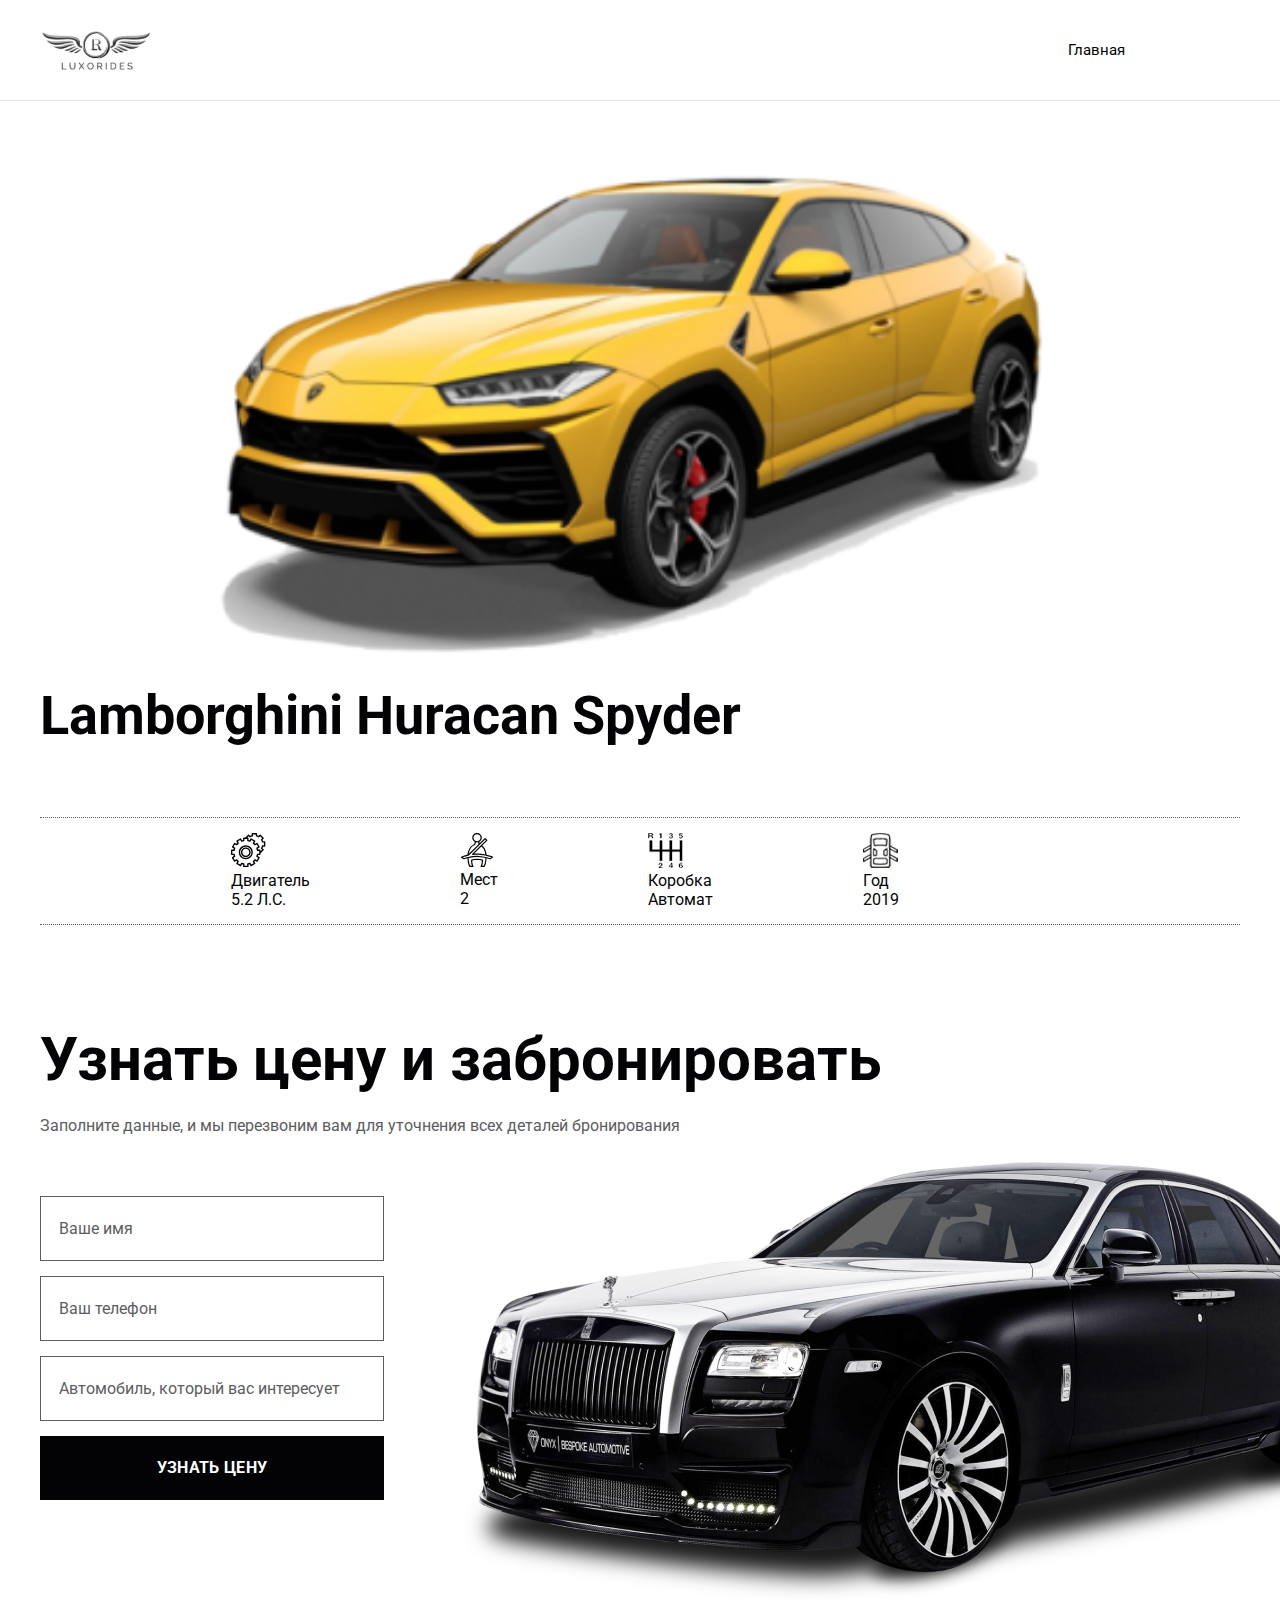
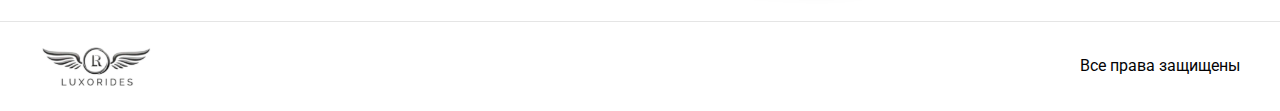
<file: links/LU.html>
<!DOCTYPE html>
<html lang="ru">
<head>
    <meta charset="UTF-8">
    <meta http-equiv="X-UA-Compatible" content="IE=edge">
    <meta name="viewport" content="width=device-width, initial-scale=1.0">
    <title>Аренда премиальных автомобилей</title>
    <link rel="preconnect" href="https://fonts.googleapis.com">
<link rel="preconnect" href="https://fonts.gstatic.com" crossorigin>
<link href="https://fonts.googleapis.com/css2?family=Roboto:wght@400;700&display=swap" rel="stylesheet">
    <link rel="stylesheet" href="../css/normolize.css" />
    <link rel="stylesheet" href="../css/style.css" />
    <link rel="stylesheet" href="../css/cards.css" />
</head>
<body>
    <header class="header">
        <div class="container">
            <div class="logo">
                <img src="../img/logo.svg" alt="logo">
            </div>
            <nav class="menu">
                <ul>
                    <li class="menu-item">
                        <a href="../index.html" class="menu-link">Главная</a>
                    </li>
                </ul>
            </nav>
        </div>
    </header>
    <section class="car">
        <div class="container">
            <div class="car-img">
                <img src="../img/4.png" alt="">
            </div>
            <h1 class="car-title">Lamborghini Huracan Spyder</h1>
            <div class="car-info">
                <div class="car-info-point">
                    <img src="../img/gear.svg" alt="">
                    <div>Двигатель</div>
                    <div>5.2 Л.С.</div>
                </div>
                <div class="car-info-point">
                    <img src="../img/belt.svg" alt="">
                    <div>Мест</div>
                    <div>2</div>
                </div>
                
                <div class="car-info-point">
                    <img src="../img/transmission.png" alt="">
                    <div>Коробка</div>
                    <div>Автомат</div>
                </div>
                <div class="car-info-point">
                    <img src="../img/year.png" alt="">
                    <div>Год</div>
                    <div>2019</div>
                </div>
            </div>
        </div>
    </section>
    <section class="price" id="price">
        <div class="container">
            <h2 class="sub-title">
                Узнать цену и забронировать
            </h2>
            <div class="price-text">
                Заполните данные, и мы перезвоним вам для уточнения всех деталей бронирования
            </div>
            <form action="" class="price-form">
                <input type="text" class="price-input"  id="name" placeholder="Ваше имя">
                <input type="text" class="price-input"  id="phone" placeholder="Ваш телефон">
                <input type="text" class="price-input"  id="car" placeholder="Автомобиль, который вас интересует">
                <button class="button" id="price-button" type="button">
                    Узнать цену
                </button>
                <img class="price-img" src="../img/rolls.png" alt="rolls">
            </form>
        </div>
    </section>


    <footer class="footer">
        <div class="container">
            <div class="logo">
                <img src="../img/logo.svg" alt="logo">
            </div>
            <div class="rights">
                Все права защищены
            </div>
        </div>
    </footer>
    <script src="../js/script.js"></script>
</body>
</html>
</file>
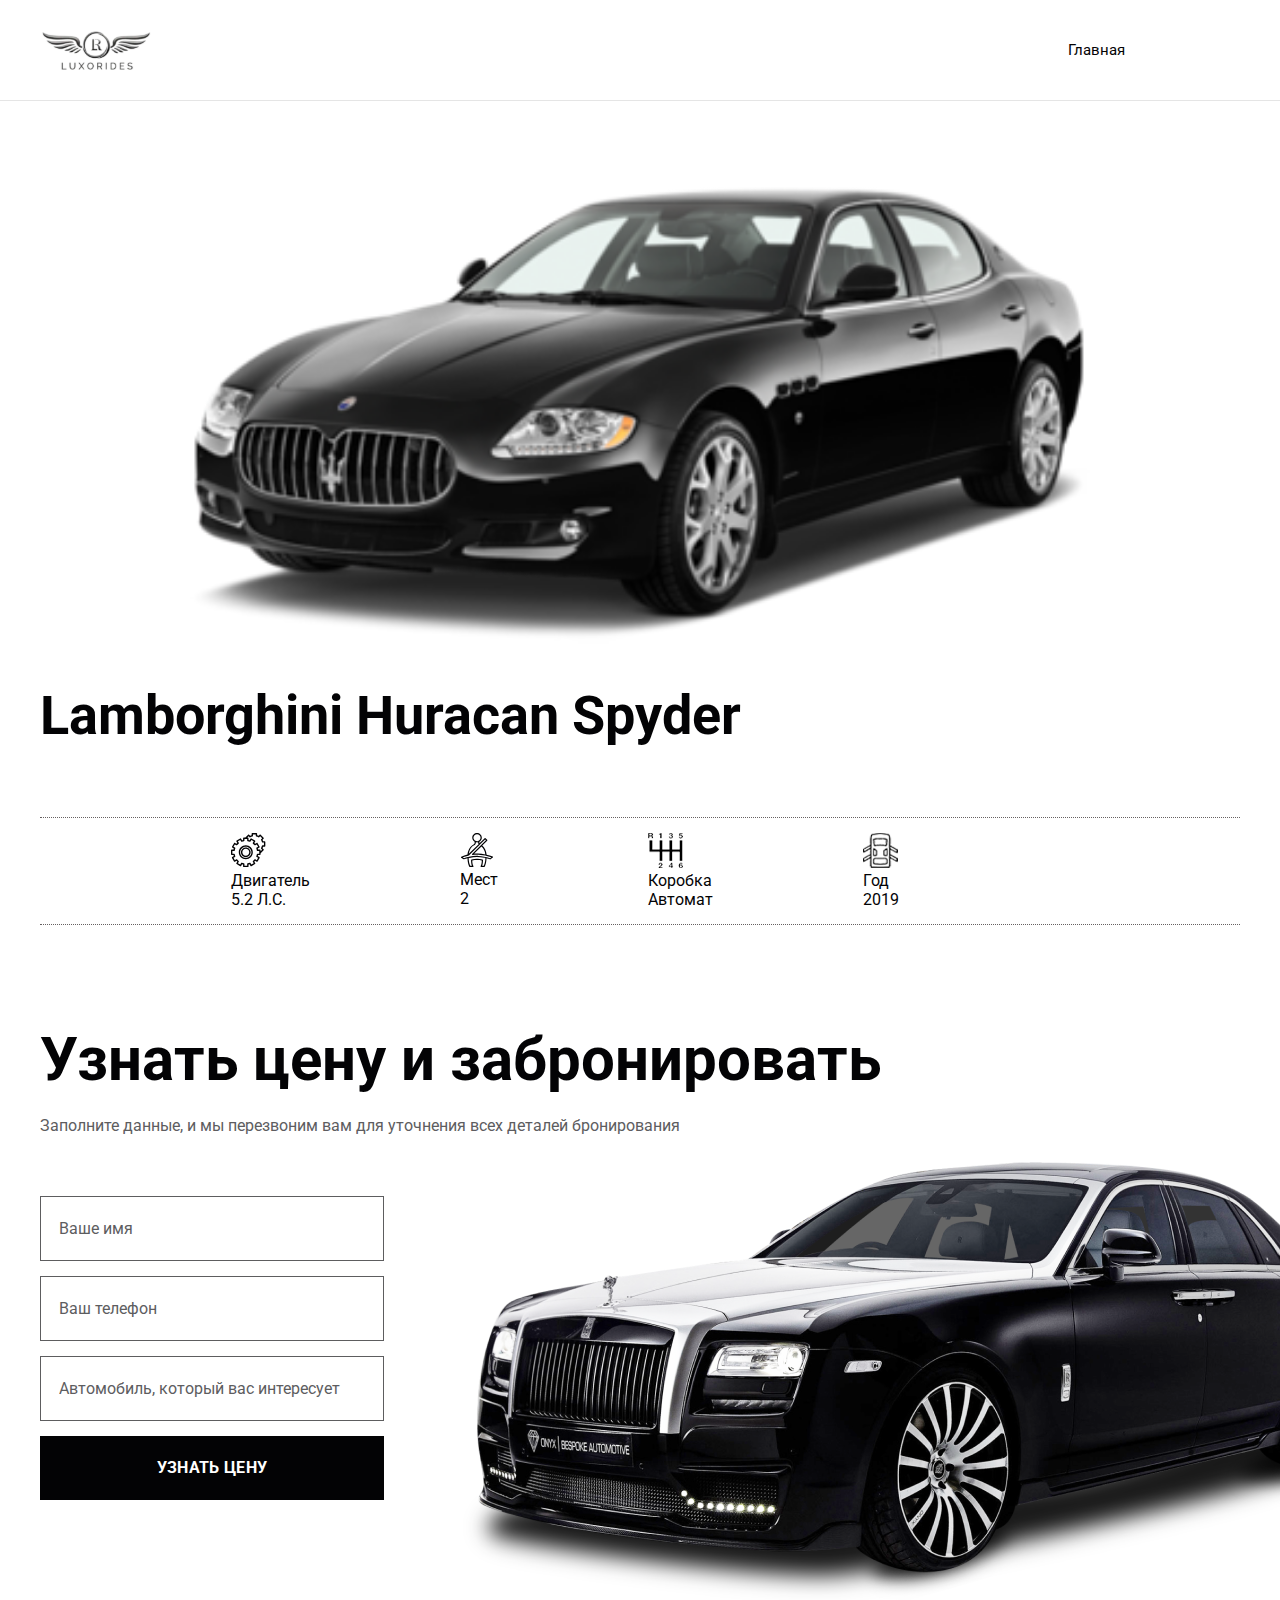
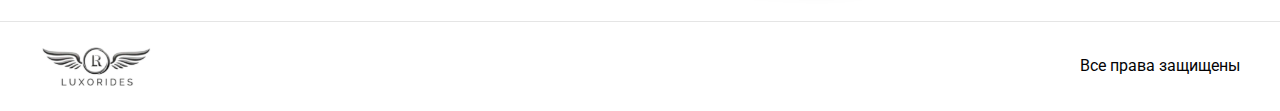
<file: links/MQ.html>
<!DOCTYPE html>
<html lang="ru">
<head>
    <meta charset="UTF-8">
    <meta http-equiv="X-UA-Compatible" content="IE=edge">
    <meta name="viewport" content="width=device-width, initial-scale=1.0">
    <title>Аренда премиальных автомобилей</title>
    <link rel="preconnect" href="https://fonts.googleapis.com">
<link rel="preconnect" href="https://fonts.gstatic.com" crossorigin>
<link href="https://fonts.googleapis.com/css2?family=Roboto:wght@400;700&display=swap" rel="stylesheet">
    <link rel="stylesheet" href="../css/normolize.css" />
    <link rel="stylesheet" href="../css/style.css" />
    <link rel="stylesheet" href="../css/cards.css" />
</head>
<body>
    <header class="header">
        <div class="container">
            <div class="logo">
                <img src="../img/logo.svg" alt="logo">
            </div>
            <nav class="menu">
                <ul>
                    <li class="menu-item">
                        <a href="../index.html" class="menu-link">Главная</a>
                    </li>
                </ul>
            </nav>
        </div>
    </header>
    <section class="car">
        <div class="container">
            <div class="car-img">
                <img src="../img/7.png" alt="">
            </div>
            <h1 class="car-title">Lamborghini Huracan Spyder</h1>
            <div class="car-info">
                <div class="car-info-point">
                    <img src="../img/gear.svg" alt="">
                    <div>Двигатель</div>
                    <div>5.2 Л.С.</div>
                </div>
                <div class="car-info-point">
                    <img src="../img/belt.svg" alt="">
                    <div>Мест</div>
                    <div>2</div>
                </div>
                
                <div class="car-info-point">
                    <img src="../img/transmission.png" alt="">
                    <div>Коробка</div>
                    <div>Автомат</div>
                </div>
                <div class="car-info-point">
                    <img src="../img/year.png" alt="">
                    <div>Год</div>
                    <div>2019</div>
                </div>
            </div>
        </div>
    </section>
    <section class="price" id="price">
        <div class="container">
            <h2 class="sub-title">
                Узнать цену и забронировать
            </h2>
            <div class="price-text">
                Заполните данные, и мы перезвоним вам для уточнения всех деталей бронирования
            </div>
            <form action="" class="price-form">
                <input type="text" class="price-input"  id="name" placeholder="Ваше имя">
                <input type="text" class="price-input"  id="phone" placeholder="Ваш телефон">
                <input type="text" class="price-input"  id="car" placeholder="Автомобиль, который вас интересует">
                <button class="button" id="price-button" type="button">
                    Узнать цену
                </button>
                <img class="price-img" src="../img/rolls.png" alt="rolls">
            </form>
        </div>
    </section>


    <footer class="footer">
        <div class="container">
            <div class="logo">
                <img src="../img/logo.svg" alt="logo">
            </div>
            <div class="rights">
                Все права защищены
            </div>
        </div>
    </footer>
    <script src="../js/script.js"></script>
</body>
</html>
</file>
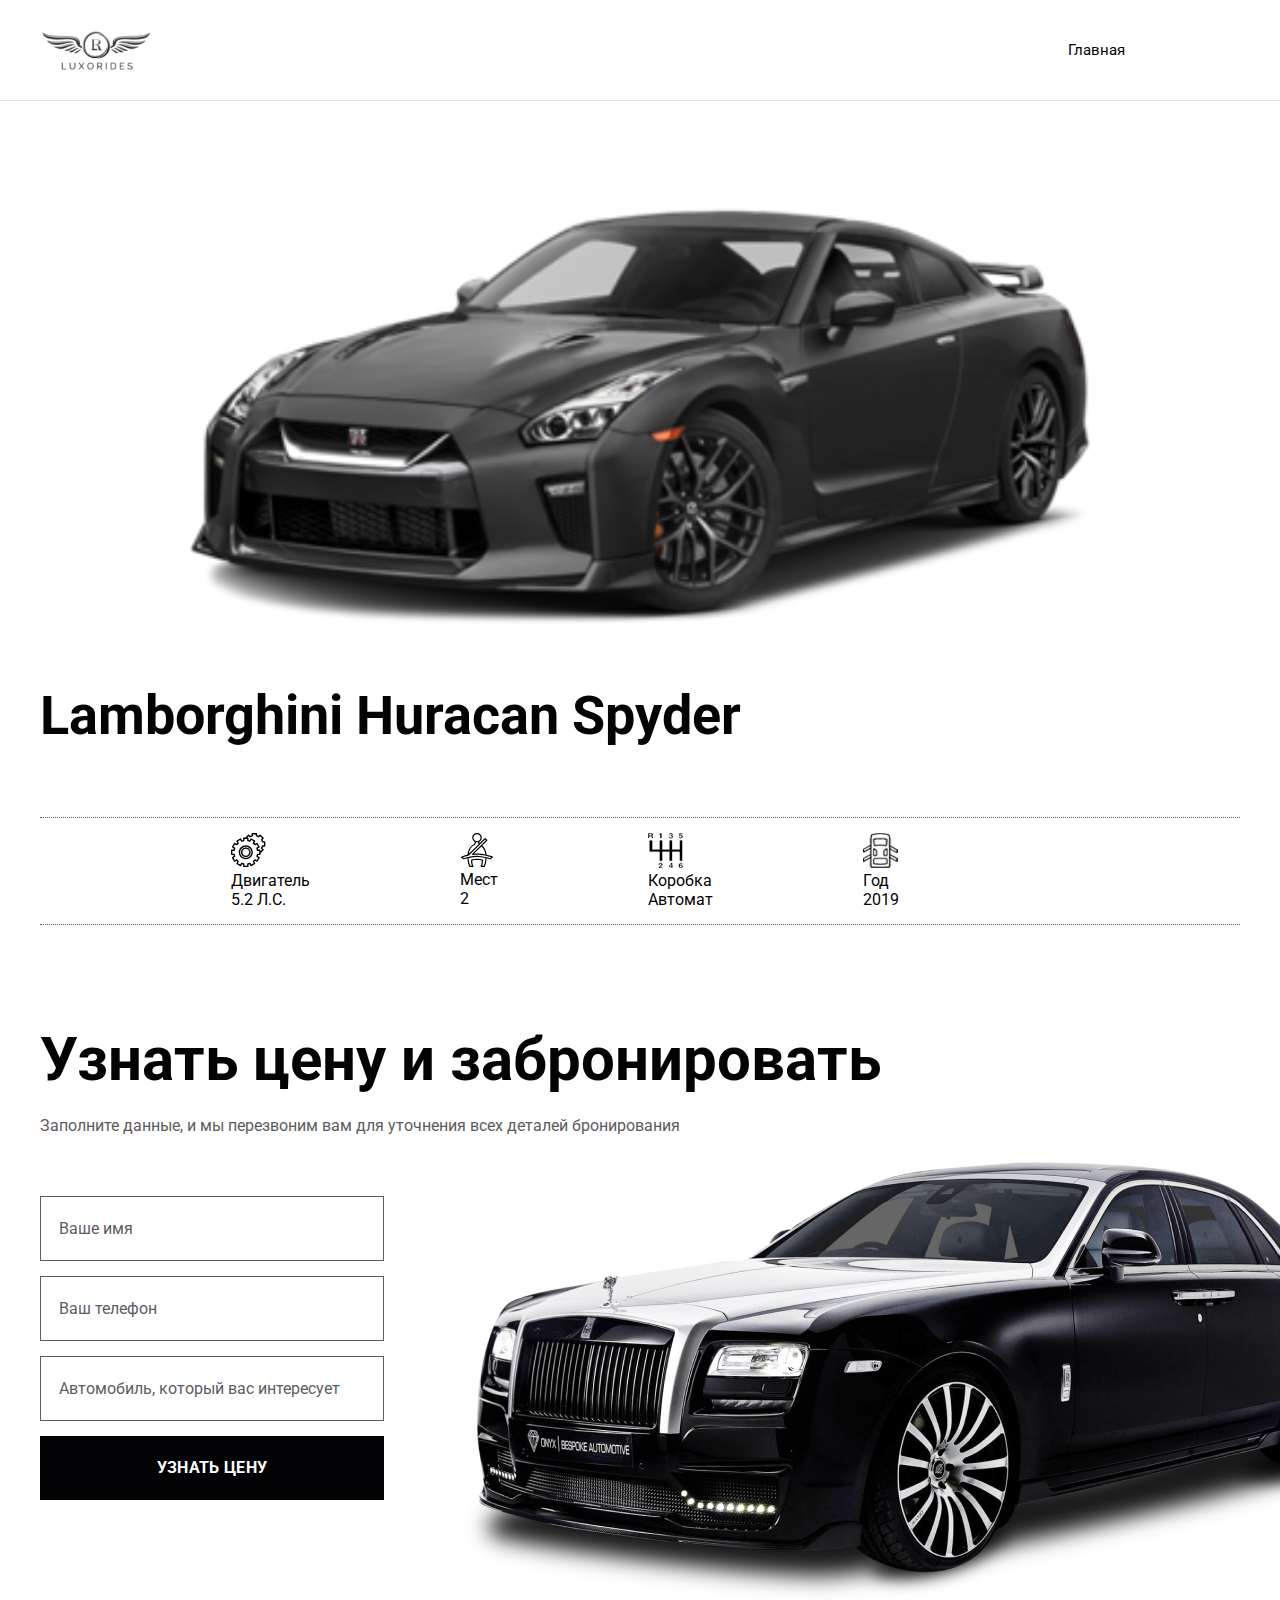
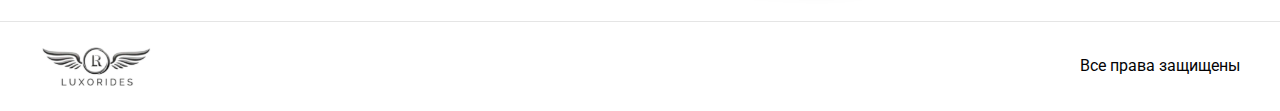
<file: links/NG.html>
<!DOCTYPE html>
<html lang="ru">
<head>
    <meta charset="UTF-8">
    <meta http-equiv="X-UA-Compatible" content="IE=edge">
    <meta name="viewport" content="width=device-width, initial-scale=1.0">
    <title>Аренда премиальных автомобилей</title>
    <link rel="preconnect" href="https://fonts.googleapis.com">
<link rel="preconnect" href="https://fonts.gstatic.com" crossorigin>
<link href="https://fonts.googleapis.com/css2?family=Roboto:wght@400;700&display=swap" rel="stylesheet">
    <link rel="stylesheet" href="../css/normolize.css" />
    <link rel="stylesheet" href="../css/style.css" />
    <link rel="stylesheet" href="../css/cards.css" />
</head>
<body>
    <header class="header">
        <div class="container">
            <div class="logo">
                <img src="../img/logo.svg" alt="logo">
            </div>
            <nav class="menu">
                <ul>
                    <li class="menu-item">
                        <a href="../index.html" class="menu-link">Главная</a>
                    </li>
                </ul>
            </nav>
        </div>
    </header>
    <section class="car">
        <div class="container">
            <div class="car-img">
                <img src="../img/9.png" alt="">
            </div>
            <h1 class="car-title">Lamborghini Huracan Spyder</h1>
            <div class="car-info">
                <div class="car-info-point">
                    <img src="../img/gear.svg" alt="">
                    <div>Двигатель</div>
                    <div>5.2 Л.С.</div>
                </div>
                <div class="car-info-point">
                    <img src="../img/belt.svg" alt="">
                    <div>Мест</div>
                    <div>2</div>
                </div>
                
                <div class="car-info-point">
                    <img src="../img/transmission.png" alt="">
                    <div>Коробка</div>
                    <div>Автомат</div>
                </div>
                <div class="car-info-point">
                    <img src="../img/year.png" alt="">
                    <div>Год</div>
                    <div>2019</div>
                </div>
            </div>
        </div>
    </section>
    <section class="price" id="price">
        <div class="container">
            <h2 class="sub-title">
                Узнать цену и забронировать
            </h2>
            <div class="price-text">
                Заполните данные, и мы перезвоним вам для уточнения всех деталей бронирования
            </div>
            <form action="" class="price-form">
                <input type="text" class="price-input"  id="name" placeholder="Ваше имя">
                <input type="text" class="price-input"  id="phone" placeholder="Ваш телефон">
                <input type="text" class="price-input"  id="car" placeholder="Автомобиль, который вас интересует">
                <button class="button" id="price-button" type="button">
                    Узнать цену
                </button>
                <img class="price-img" src="../img/rolls.png" alt="rolls">
            </form>
        </div>
    </section>


    <footer class="footer">
        <div class="container">
            <div class="logo">
                <img src="../img/logo.svg" alt="logo">
            </div>
            <div class="rights">
                Все права защищены
            </div>
        </div>
    </footer>
    <script src="../js/script.js"></script>
</body>
</html>
</file>
<file: css/style.css>
html{
    box-sizing: border-box;
    scroll-behavior: smooth;
}

*,*::after,*::before{
    box-sizing:inherit;
}

ul[class],
ol[class]{
    padding:0;
}

body,
h1,
h2,
h3,
h4,
h5,
h6,
p,
ul[class],
ol[class],
li,
figure,
figcaption,
blockquote,
dl,
dd {
  margin: 0;
}

ul[class] {
  list-style: none;
}

img {
  max-width: 100%;
  
}

input,
button,
textarea,
select {
  font: inherit;
}

a{
  text-decoration: none;
}

body{
  font-family: 'Roboto', sans-serif;
  font-weight: 400;
  color:#030305;
}

.header{
  border-bottom: 1px solid #E5E5E5;
  padding: 25px 0;
}

.container{
  max-width: 1200px;
  margin: 0 auto;
}

.header .container{
  display: flex;
  align-items: center;
}

.logo img{
  vertical-align: bottom;
}

.menu{
  margin-left: 244px;
}

.menu ul{
  list-style: none;
  display: flex;
}

.menu-item{
  margin-right: 115px;
}

.menu-link{
  text-decoration: none;
  color: inherit;
  font-size: 15px;
  line-height: 18px;
}

.menu-link:hover{
  border-bottom: 2px solid #000;
}

.main{
  background-image: url(../img/background.png);
  background-position: center;
  background-size: cover;
  padding: 104px 0 154px 0;
}

.main-info{
  max-width: 855px;
}

.main-title{
  font-weight: 700;
  font-size: 80px;
  line-height: 88px;
  margin-bottom: 40px;
}

.main-text{
  font-size: 16px;
  line-height: 21px;
  margin-bottom: 40px;
  max-width: 502px;
}

.button{
  color: #FFF;
  background: #030305;
  width: 334px;
  height: 64px;
  border: none;
  text-align: center;
  letter-spacing: 0.02em;
  text-transform: uppercase;
  font-weight: 700;
  font-size: 16px;
  line-height: 24px;
  cursor: pointer;
  transition: 1s;
}

.button:hover{
  background-color: #575757;
}

.car{
  padding: 100px 0;
}

.sub-title{
  font-weight: 700;
font-size: 60px;
line-height: 70px;
}

.car-items{
  display: flex;
  flex-wrap: wrap;
  align-items: center;
  justify-content: space-between;
}

.car-item{
  max-width: 384px;
  text-align: center;
  margin-top: 40px;
}

.car-item-image:hover img {
  transform: scale(1.1);
}
.car-item-image img {
  vertical-align: bottom;
  transition: all .3s;
}

.car-item-title{
  letter-spacing: 0.02em;
  font-weight: 700;
  font-size: 24px;
  line-height: 36px;
  padding: 15px 0 17px;
}

.car-item-info{
  display: flex;
  align-items:center;
  justify-content: center;
}

.car-item-point{
  width: 110px;
  height: 92px;
  margin: 0 7.5px;
}

.car-item-point img{
  margin-bottom: 11px;
}

.car-item-action{
  margin-top: 13px;
}

.car-item-action .button{
  width: 100%;
  padding: 15px;
  height: 54px;
}

.car-item-point > div:nth-child(2){
  font-weight: 700;
}

.car-button{
  display: block;
}

.price{
  overflow: hidden;
}

.price .container{
  position: relative;
  padding-bottom: 121px;
}

.price .sub-title{
  margin-bottom: 20px;
}

.price-text{
  font-size: 16px;
  line-height: 21px;
  color: #5D5D5F;
  margin-bottom: 60px;
}

.price-form{
  max-width: 344px;
}



.price-input{
  width: 344px;
  height: 65px;
  background: #FFFFFF;
  border: 1px solid #5D5D5F;
  padding: 22px 18px;
  font-size: 16px;
  line-height: 21px;
  color: #000;
  outline: none;
  margin-bottom: 15px;
}

.price-input::placeholder{
  color: #5D5D5F;
}

.price .button{
  width: 100%;
}

.price-img{
  position:absolute;
  bottom: 0;
  left: 401px;
}

.footer{
  border-top: 1px solid #E5E5E5;
  padding: 25px 0;
}

.footer .container{
  display: flex;
  align-items: center;
  justify-content: space-between;
}

.right{
  font-size: 15px;
line-height: 18px;
}
</file>
<file: css/cards.css>
html{
    box-sizing: border-box;
    scroll-behavior: smooth;
}

*,*::after,*::before{
    box-sizing:inherit;
}

ul[class],
ol[class]{
    padding:0;
}

body,
h1,
h2,
h3,
h4,
h5,
h6,
p,
ul[class],
ol[class],
li,
figure,
figcaption,
blockquote,
dl,
dd {
  margin: 0;
}

ul[class] {
  list-style: none;
}

img {
  max-width: 100%;
  
}

input,
button,
textarea,
select {
  font: inherit;
}

a{
  text-decoration: none;
}

body{
  font-family: 'Roboto', sans-serif;
  font-weight: 400;
  color:#030305;
}

.header .container{
    justify-content: space-between;
}

.car{
    padding-top: 0;
}

.car-img{
    max-width: 900px;
    margin: 0 auto;
}

.car-img img{
    width: 100%;
}

.car-title{
    font-size: 54px;
    font-weight: 700;
}

.car-info{
    display: flex;
    justify-content: center;
    margin-top: 70px;
    border-top: 1px dotted #666161;
    padding-top: 15px;
    padding-bottom: 15px;
    border-bottom: 1px dotted #666161;
}

.car-info-point{
    margin-right: 150px;
}
</file>
<file: css/normolize.css>
/*! normalize.css v8.0.1 | MIT License | github.com/necolas/normalize.css */

/* Document
   ========================================================================== */

/**
 * 1. Correct the line height in all browsers.
 * 2. Prevent adjustments of font size after orientation changes in iOS.
 */

 html {
    line-height: 1.15; /* 1 */
    -webkit-text-size-adjust: 100%; /* 2 */
  }
  
  /* Sections
     ========================================================================== */
  
  /**
   * Remove the margin in all browsers.
   */
  
  body {
    margin: 0;
  }
  
  /**
   * Render the `main` element consistently in IE.
   */
  
  main {
    display: block;
  }
  
  /**
   * Correct the font size and margin on `h1` elements within `section` and
   * `article` contexts in Chrome, Firefox, and Safari.
   */
  
  h1 {
    font-size: 2em;
    margin: 0.67em 0;
  }
  
  /* Grouping content
     ========================================================================== */
  
  /**
   * 1. Add the correct box sizing in Firefox.
   * 2. Show the overflow in Edge and IE.
   */
  
  hr {
    box-sizing: content-box; /* 1 */
    height: 0; /* 1 */
    overflow: visible; /* 2 */
  }
  
  /**
   * 1. Correct the inheritance and scaling of font size in all browsers.
   * 2. Correct the odd `em` font sizing in all browsers.
   */
  
  pre {
    font-family: monospace, monospace; /* 1 */
    font-size: 1em; /* 2 */
  }
  
  /* Text-level semantics
     ========================================================================== */
  
  /**
   * Remove the gray background on active links in IE 10.
   */
  
  a {
    background-color: transparent;
  }
  
  /**
   * 1. Remove the bottom border in Chrome 57-
   * 2. Add the correct text decoration in Chrome, Edge, IE, Opera, and Safari.
   */
  
  abbr[title] {
    border-bottom: none; /* 1 */
    text-decoration: underline; /* 2 */
    text-decoration: underline dotted; /* 2 */
  }
  
  /**
   * Add the correct font weight in Chrome, Edge, and Safari.
   */
  
  b,
  strong {
    font-weight: bolder;
  }
  
  /**
   * 1. Correct the inheritance and scaling of font size in all browsers.
   * 2. Correct the odd `em` font sizing in all browsers.
   */
  
  code,
  kbd,
  samp {
    font-family: monospace, monospace; /* 1 */
    font-size: 1em; /* 2 */
  }
  
  /**
   * Add the correct font size in all browsers.
   */
  
  small {
    font-size: 80%;
  }
  
  /**
   * Prevent `sub` and `sup` elements from affecting the line height in
   * all browsers.
   */
  
  sub,
  sup {
    font-size: 75%;
    line-height: 0;
    position: relative;
    vertical-align: baseline;
  }
  
  sub {
    bottom: -0.25em;
  }
  
  sup {
    top: -0.5em;
  }
  
  /* Embedded content
     ========================================================================== */
  
  /**
   * Remove the border on images inside links in IE 10.
   */
  
  img {
    border-style: none;
  }
  
  /* Forms
     ========================================================================== */
  
  /**
   * 1. Change the font styles in all browsers.
   * 2. Remove the margin in Firefox and Safari.
   */
  
  button,
  input,
  optgroup,
  select,
  textarea {
    font-family: inherit; /* 1 */
    font-size: 100%; /* 1 */
    line-height: 1.15; /* 1 */
    margin: 0; /* 2 */
  }
  
  /**
   * Show the overflow in IE.
   * 1. Show the overflow in Edge.
   */
  
  button,
  input { /* 1 */
    overflow: visible;
  }
  
  /**
   * Remove the inheritance of text transform in Edge, Firefox, and IE.
   * 1. Remove the inheritance of text transform in Firefox.
   */
  
  button,
  select { /* 1 */
    text-transform: none;
  }
  
  /**
   * Correct the inability to style clickable types in iOS and Safari.
   */
  
  button,
  [type="button"],
  [type="reset"],
  [type="submit"] {
    -webkit-appearance: button;
  }
  
  /**
   * Remove the inner border and padding in Firefox.
   */
  
  button::-moz-focus-inner,
  [type="button"]::-moz-focus-inner,
  [type="reset"]::-moz-focus-inner,
  [type="submit"]::-moz-focus-inner {
    border-style: none;
    padding: 0;
  }
  
  /**
   * Restore the focus styles unset by the previous rule.
   */
  
  button:-moz-focusring,
  [type="button"]:-moz-focusring,
  [type="reset"]:-moz-focusring,
  [type="submit"]:-moz-focusring {
    outline: 1px dotted ButtonText;
  }
  
  /**
   * Correct the padding in Firefox.
   */
  
  fieldset {
    padding: 0.35em 0.75em 0.625em;
  }
  
  /**
   * 1. Correct the text wrapping in Edge and IE.
   * 2. Correct the color inheritance from `fieldset` elements in IE.
   * 3. Remove the padding so developers are not caught out when they zero out
   *    `fieldset` elements in all browsers.
   */
  
  legend {
    box-sizing: border-box; /* 1 */
    color: inherit; /* 2 */
    display: table; /* 1 */
    max-width: 100%; /* 1 */
    padding: 0; /* 3 */
    white-space: normal; /* 1 */
  }
  
  /**
   * Add the correct vertical alignment in Chrome, Firefox, and Opera.
   */
  
  progress {
    vertical-align: baseline;
  }
  
  /**
   * Remove the default vertical scrollbar in IE 10+.
   */
  
  textarea {
    overflow: auto;
  }
  
  /**
   * 1. Add the correct box sizing in IE 10.
   * 2. Remove the padding in IE 10.
   */
  
  [type="checkbox"],
  [type="radio"] {
    box-sizing: border-box; /* 1 */
    padding: 0; /* 2 */
  }
  
  /**
   * Correct the cursor style of increment and decrement buttons in Chrome.
   */
  
  [type="number"]::-webkit-inner-spin-button,
  [type="number"]::-webkit-outer-spin-button {
    height: auto;
  }
  
  /**
   * 1. Correct the odd appearance in Chrome and Safari.
   * 2. Correct the outline style in Safari.
   */
  
  [type="search"] {
    -webkit-appearance: textfield; /* 1 */
    outline-offset: -2px; /* 2 */
  }
  
  /**
   * Remove the inner padding in Chrome and Safari on macOS.
   */
  
  [type="search"]::-webkit-search-decoration {
    -webkit-appearance: none;
  }
  
  /**
   * 1. Correct the inability to style clickable types in iOS and Safari.
   * 2. Change font properties to `inherit` in Safari.
   */
  
  ::-webkit-file-upload-button {
    -webkit-appearance: button; /* 1 */
    font: inherit; /* 2 */
  }
  
  /* Interactive
     ========================================================================== */
  
  /*
   * Add the correct display in Edge, IE 10+, and Firefox.
   */
  
  details {
    display: block;
  }
  
  /*
   * Add the correct display in all browsers.
   */
  
  summary {
    display: list-item;
  }
  
  /* Misc
     ========================================================================== */
  
  /**
   * Add the correct display in IE 10+.
   */
  
  template {
    display: none;
  }
  
  /**
   * Add the correct display in IE 10.
   */
  
  [hidden] {
    display: none;
  }
</file>
